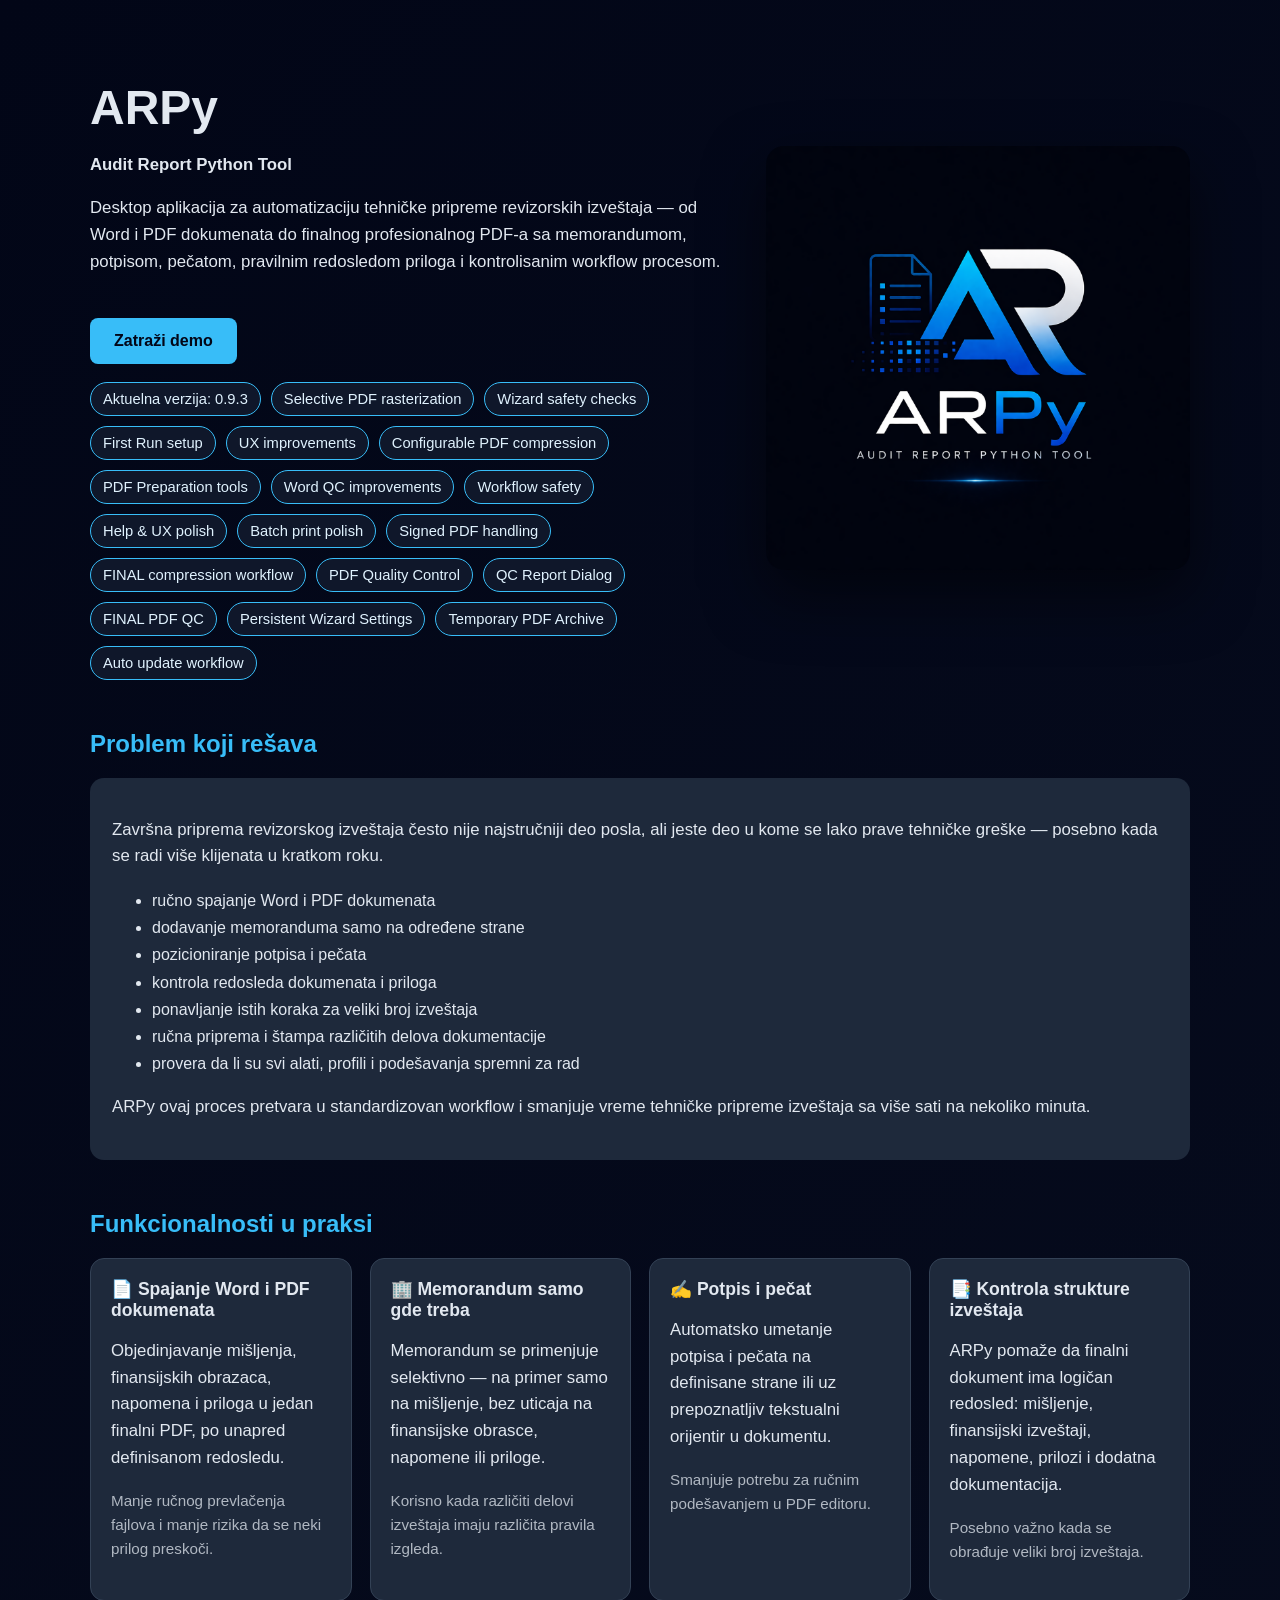
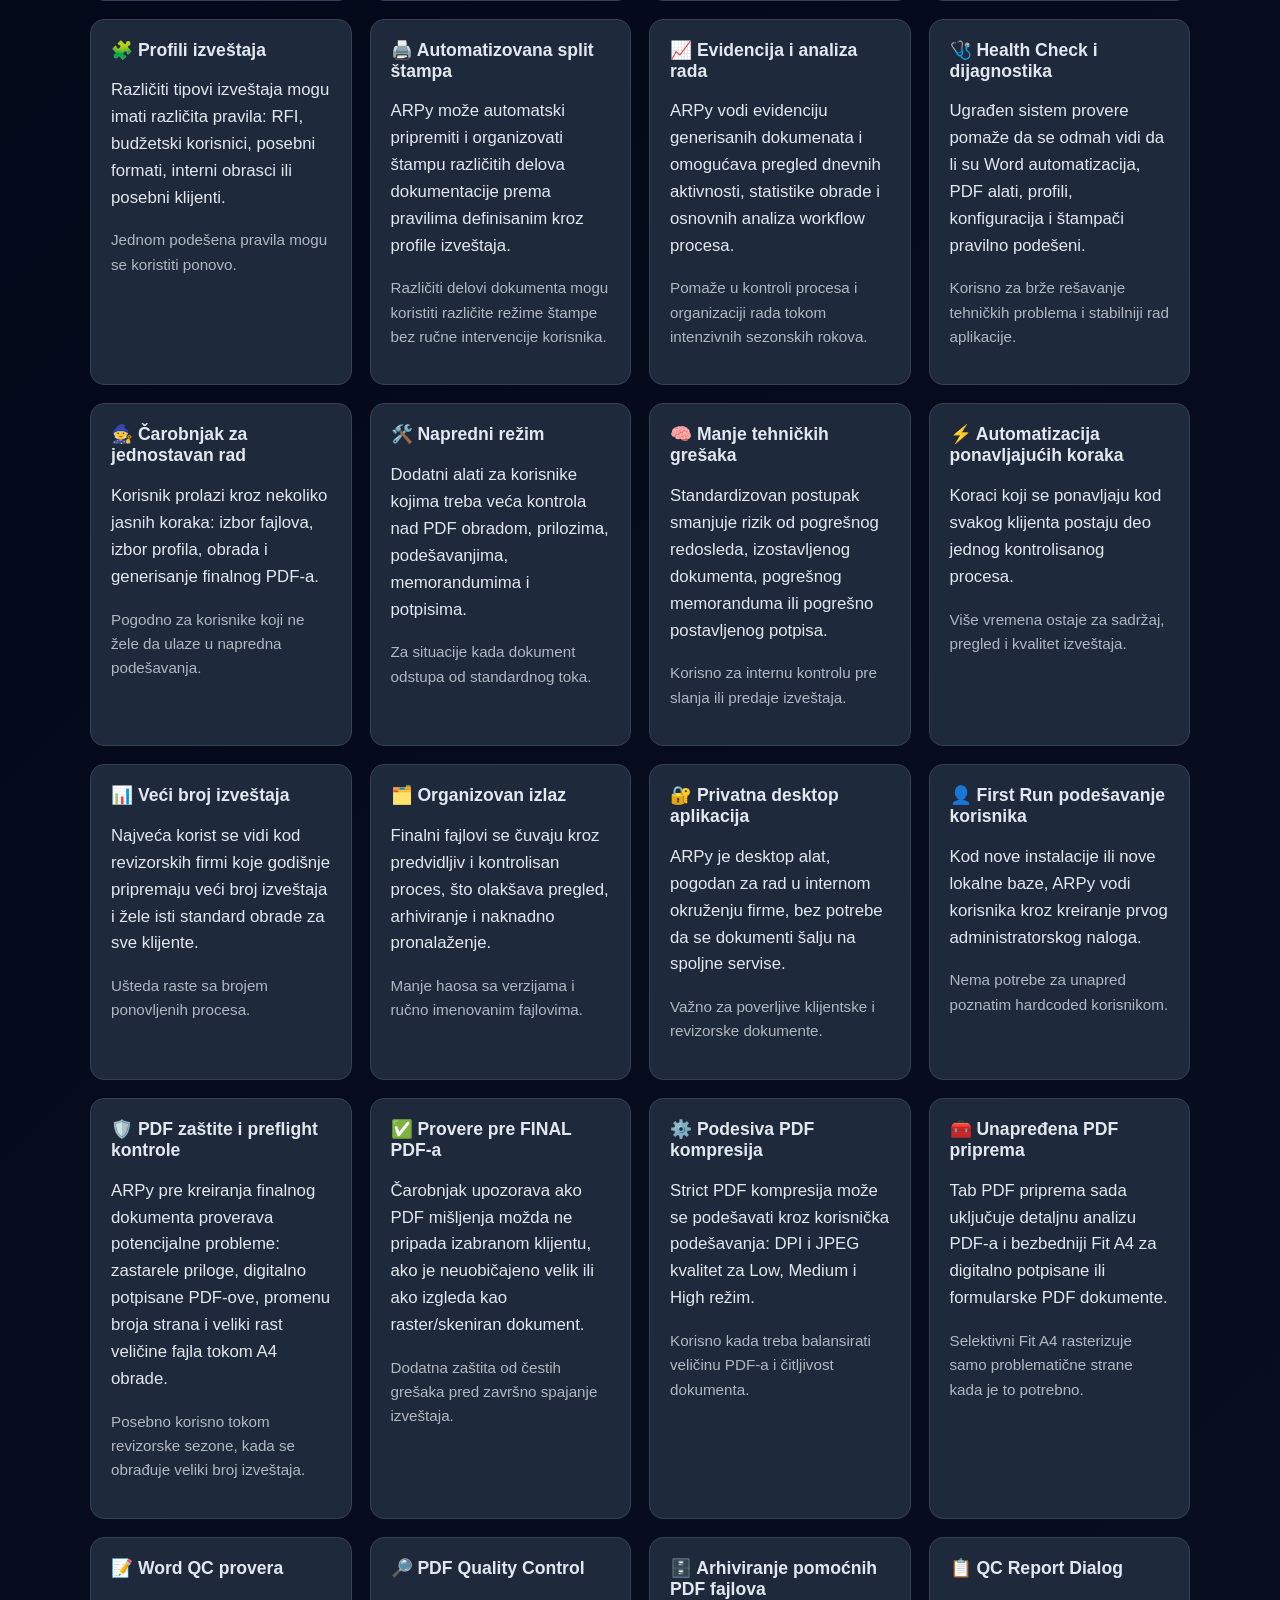
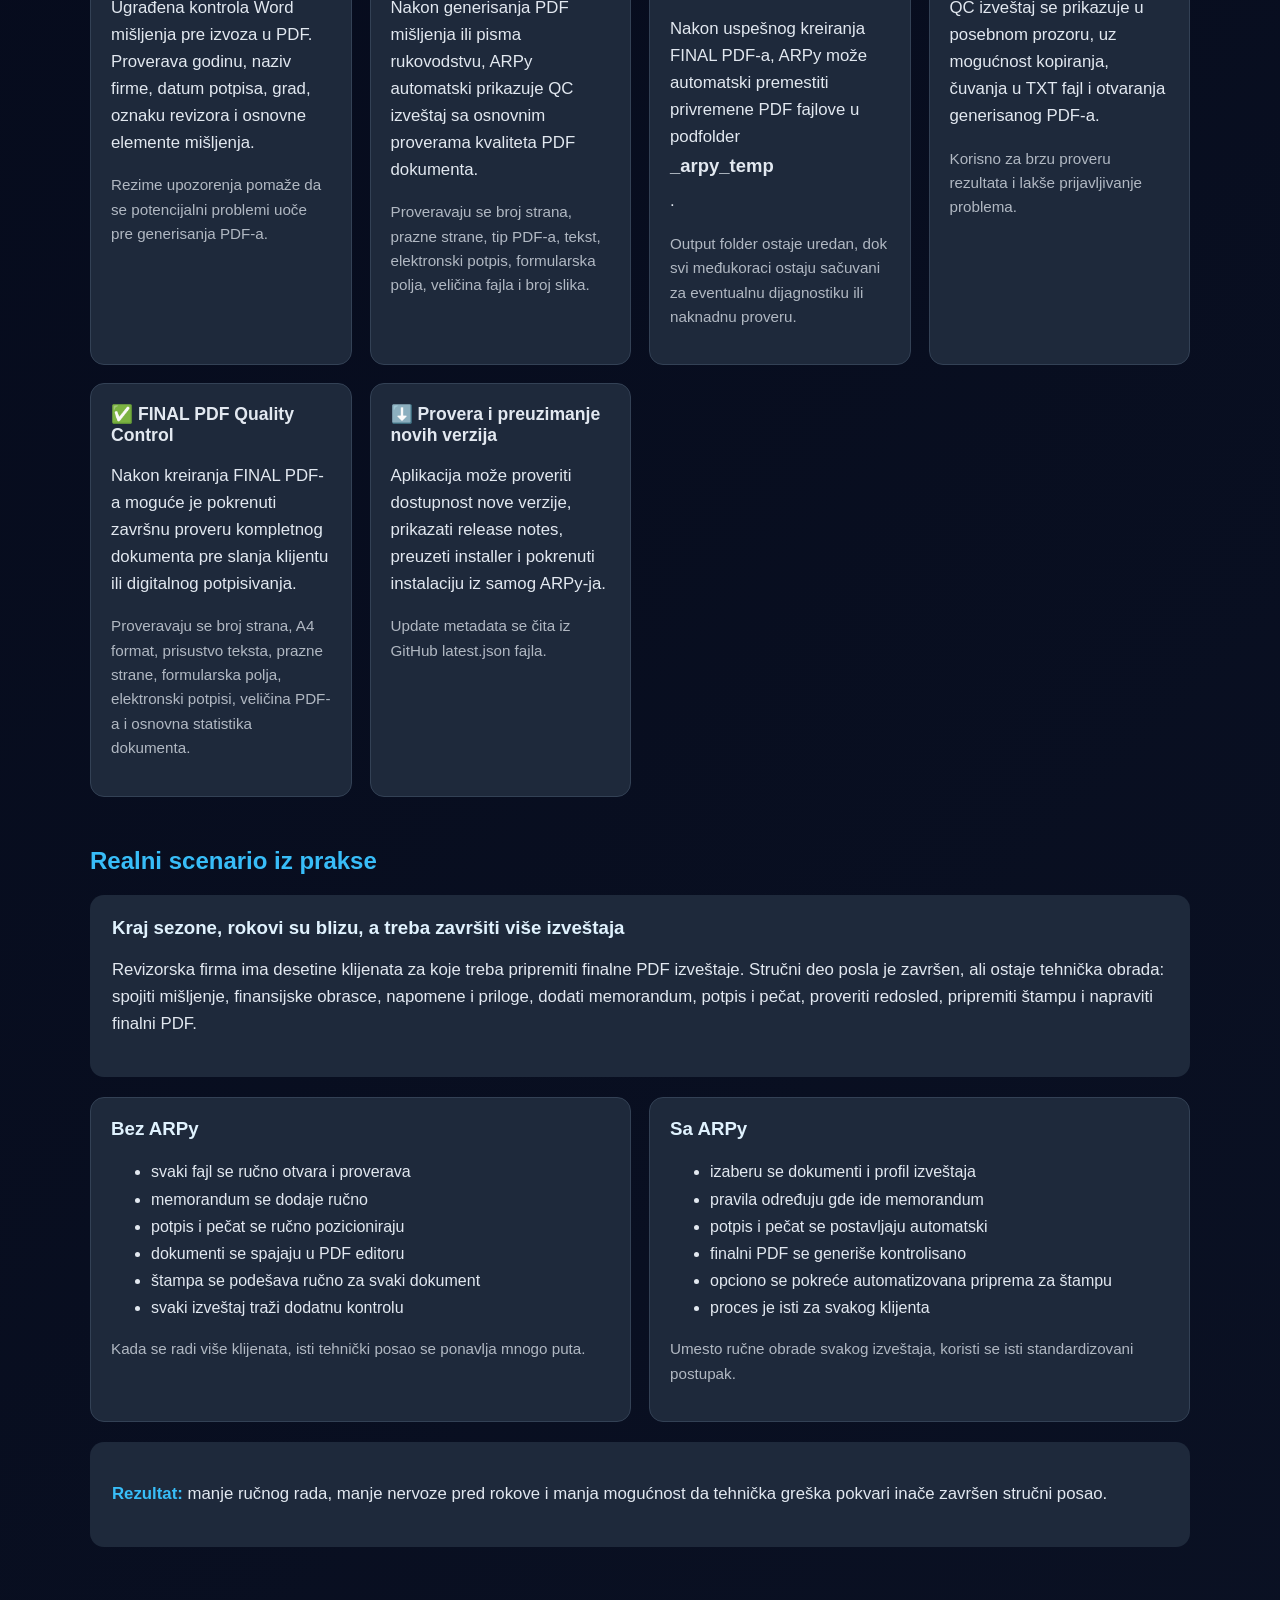
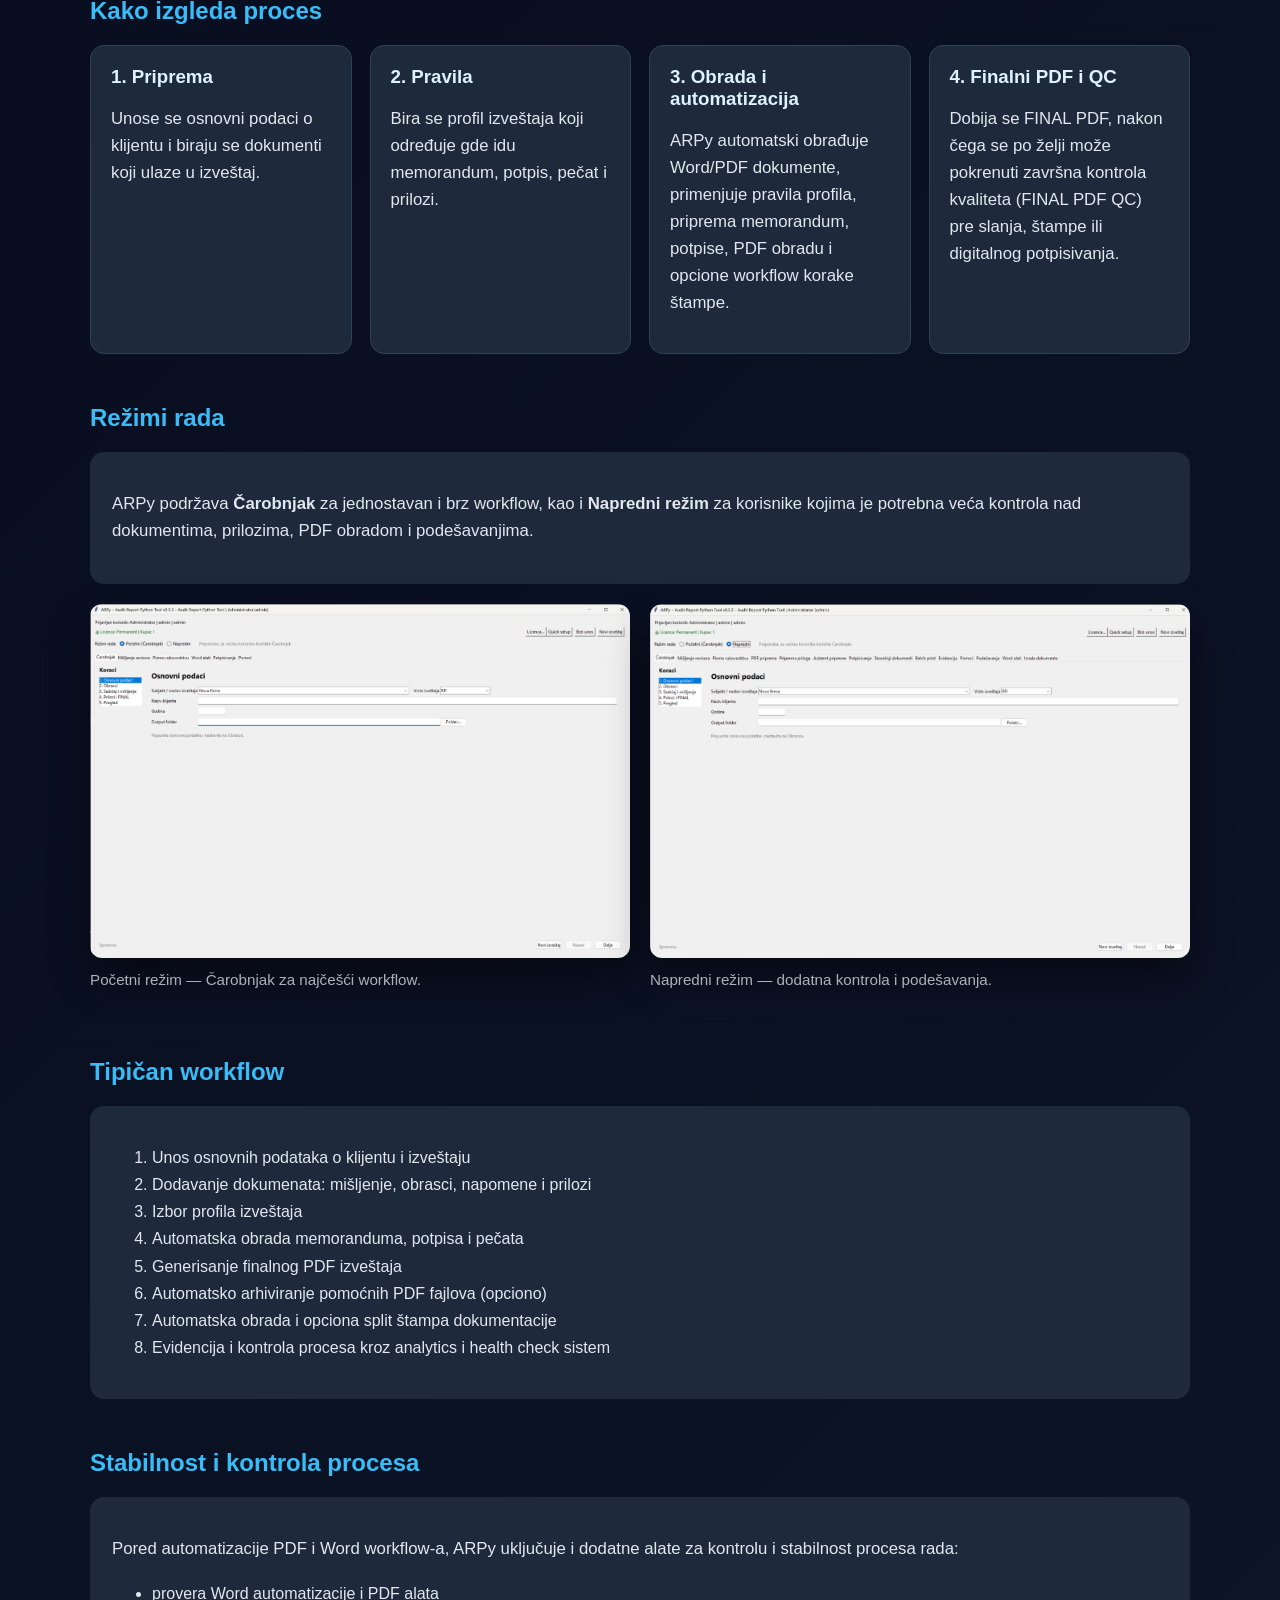
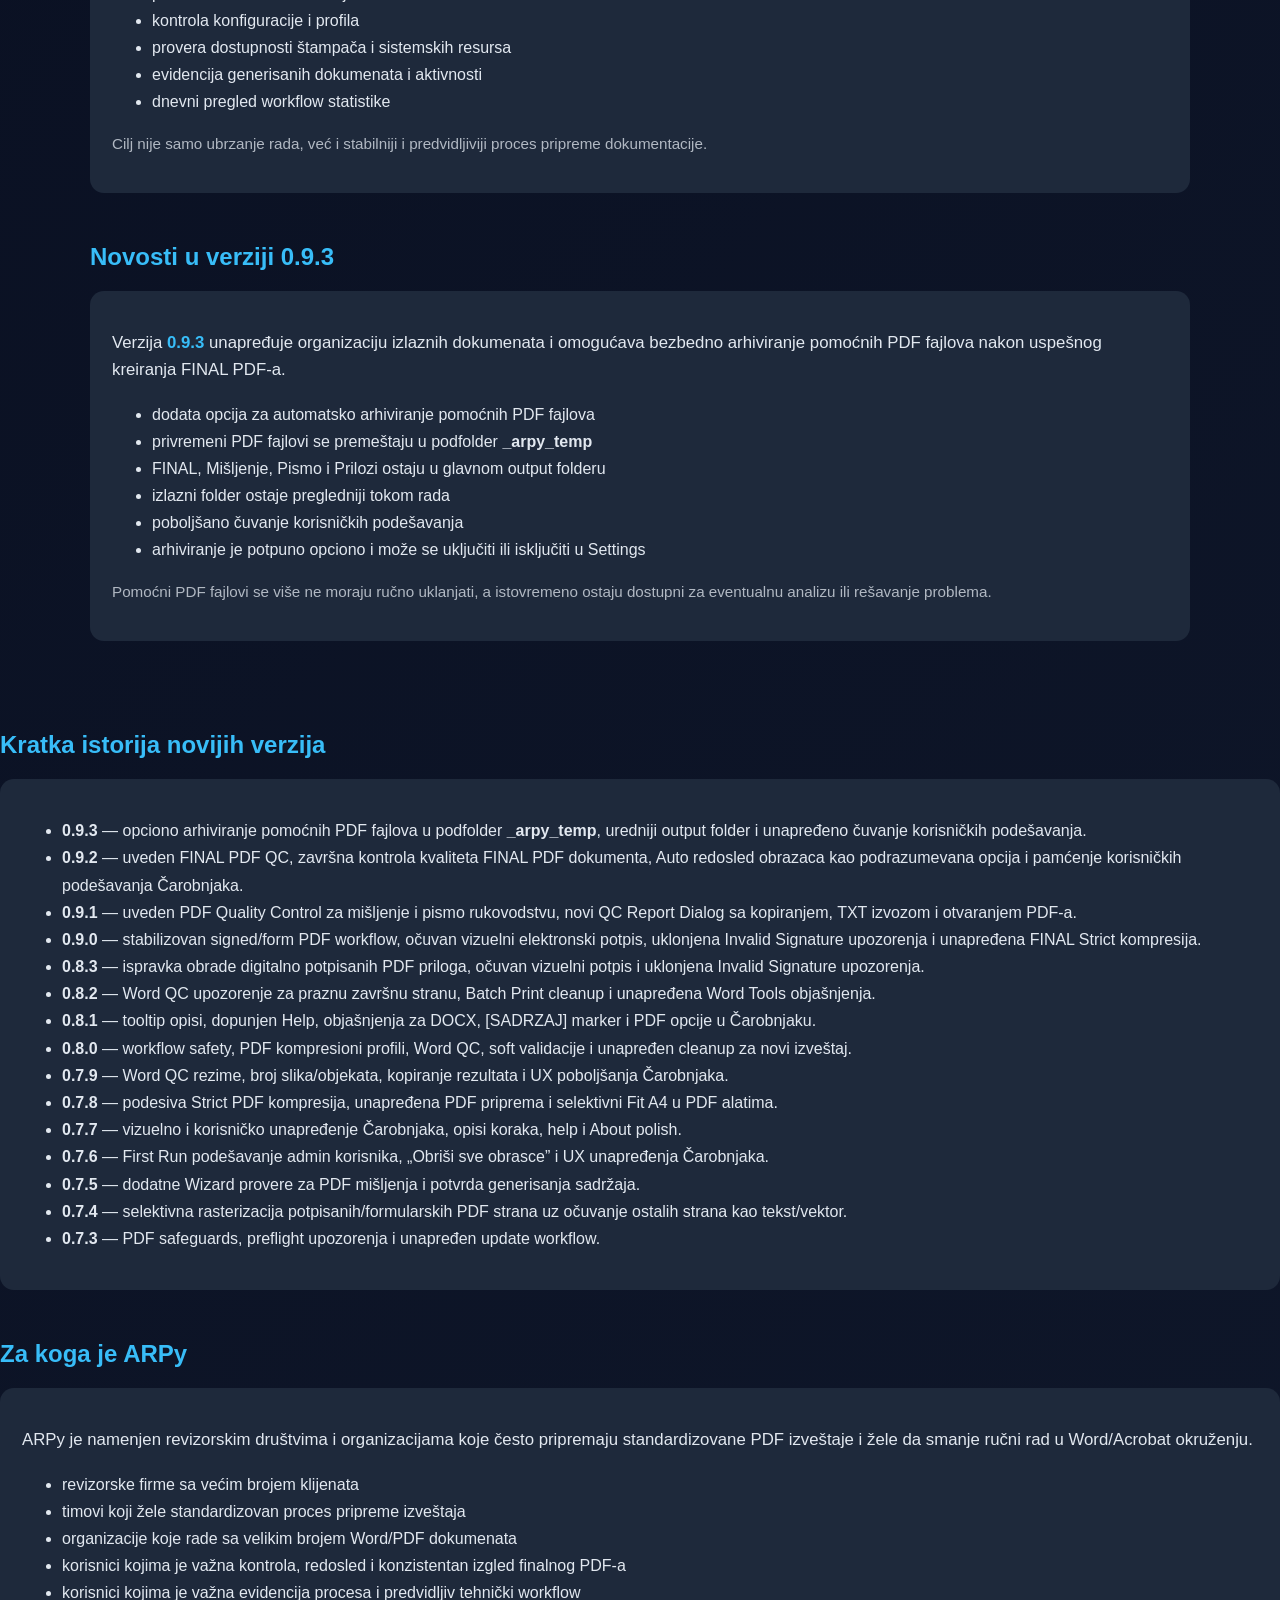
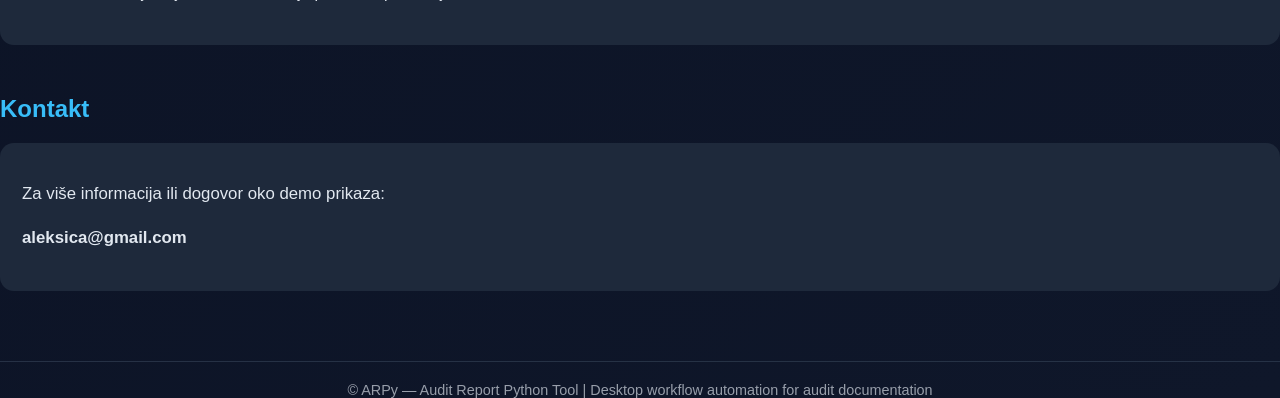
<file: index.html>
<!DOCTYPE html>
<html lang="sr">
<head>
  <meta charset="UTF-8">
  <title>ARPy – Audit Report Python Tool</title>
  <meta name="viewport" content="width=device-width, initial-scale=1.0">

  <style>
    body {
      margin: 0;
      font-family: Arial, sans-serif;
      background: linear-gradient(135deg, #020617, #0f172a);
      color: #e2e8f0;
    }

    .container {
      max-width: 1100px;
      margin: auto;
      padding: 40px 20px;
    }

    .hero {
      display: grid;
      grid-template-columns: 1.2fr 0.8fr;
      gap: 40px;
      align-items: center;
    }

    h1 {
      font-size: 3em;
      margin-bottom: 10px;
    }

    h2 {
      margin-top: 50px;
      color: #38bdf8;
    }

    h3 {
      color: #e0f2fe;
      margin-top: 0;
    }

    p {
      line-height: 1.6;
      font-size: 1.05em;
    }

    ul, ol {
      line-height: 1.7;
    }

    .logo {
      width: 100%;
      border-radius: 18px;
      box-shadow: 0 25px 60px rgba(0,0,0,0.5);
    }

    .box {
      background: #1e293b;
      padding: 22px;
      border-radius: 14px;
      margin-top: 20px;
    }

    .features,
    .scenario-grid,
    .process-grid {
      display: grid;
      grid-template-columns: repeat(auto-fit, minmax(260px, 1fr));
      gap: 18px;
      margin-top: 20px;
    }

    .feature,
    .scenario-card,
    .process-card {
      background: #1e293b;
      padding: 20px;
      border-radius: 14px;
      border: 1px solid #334155;
      transition: 0.2s;
    }

    .feature:hover,
    .scenario-card:hover,
    .process-card:hover {
      transform: translateY(-4px);
      background: #273449;
    }

    .feature strong {
      display: block;
      margin-bottom: 8px;
      font-size: 1.1em;
    }

    .screens {
      display: grid;
      grid-template-columns: repeat(auto-fit, minmax(320px, 1fr));
      gap: 20px;
      margin-top: 20px;
    }

    .screens img {
      width: 100%;
      border-radius: 12px;
      background: white;
      box-shadow: 0 20px 40px rgba(0,0,0,0.45);
    }

    .cta {
      display: inline-block;
      margin-top: 25px;
      padding: 14px 24px;
      background: #38bdf8;
      color: #020617;
      text-decoration: none;
      border-radius: 8px;
      font-weight: bold;
    }

    .note {
      font-size: 0.95em;
      opacity: 0.75;
      margin-top: 6px;
    }

    .highlight {
      color: #38bdf8;
      font-weight: bold;
    }

    .badge-row {
      display: flex;
      flex-wrap: wrap;
      gap: 10px;
      margin-top: 18px;
    }

    .badge {
      display: inline-block;
      padding: 8px 12px;
      border-radius: 999px;
      background: #0f172a;
      border: 1px solid #38bdf8;
      color: #e0f2fe;
      font-size: 0.92em;
    }

    .footer {
      margin-top: 70px;
      font-size: 0.9em;
      opacity: 0.65;
      border-top: 1px solid #334155;
      padding-top: 20px;
      text-align: center;
    }

    @media (max-width: 800px) {
      .hero {
        grid-template-columns: 1fr;
      }

      h1 {
        font-size: 2.2em;
      }
    }
  </style>
</head>

<body>
<div class="container">

  <section class="hero">
    <div>
      <h1>ARPy</h1>
      <p><strong>Audit Report Python Tool</strong></p>
      <p>
        Desktop aplikacija za automatizaciju tehničke pripreme revizorskih izveštaja —
        od Word i PDF dokumenata do finalnog profesionalnog PDF-a sa memorandumom,
        potpisom, pečatom, pravilnim redosledom priloga i kontrolisanim workflow procesom.
      </p>
      <a href="#kontakt" class="cta">Zatraži demo</a>

      <div class="badge-row">
       <span class="badge">Aktuelna verzija: 0.9.3</span>
        <span class="badge">Selective PDF rasterization</span>
        <span class="badge">Wizard safety checks</span>
        <span class="badge">First Run setup</span>
        <span class="badge">UX improvements</span>
        <span class="badge">Configurable PDF compression</span>
        <span class="badge">PDF Preparation tools</span>
        <span class="badge">Word QC improvements</span>
        <span class="badge">Workflow safety</span>
        <span class="badge">Help & UX polish</span>
        <span class="badge">Batch print polish</span>
        <span class="badge">Signed PDF handling</span>
        <span class="badge">FINAL compression workflow</span>
        <span class="badge">PDF Quality Control</span>
        <span class="badge">QC Report Dialog</span>
        <span class="badge">FINAL PDF QC</span>
        <span class="badge">Persistent Wizard Settings</span>
        <span class="badge">Temporary PDF Archive</span>
        <span class="badge">Auto update workflow</span>
      </div>
    </div>

    <div>
      <img src="assets/arpy-logo.png" alt="ARPy logo" class="logo">
    </div>
  </section>

  <h2>Problem koji rešava</h2>

  <div class="box">
    <p>
      Završna priprema revizorskog izveštaja često nije najstručniji deo posla,
      ali jeste deo u kome se lako prave tehničke greške — posebno kada se radi
      više klijenata u kratkom roku.
    </p>

    <ul>
      <li>ručno spajanje Word i PDF dokumenata</li>
      <li>dodavanje memoranduma samo na određene strane</li>
      <li>pozicioniranje potpisa i pečata</li>
      <li>kontrola redosleda dokumenata i priloga</li>
      <li>ponavljanje istih koraka za veliki broj izveštaja</li>
      <li>ručna priprema i štampa različitih delova dokumentacije</li>
      <li>provera da li su svi alati, profili i podešavanja spremni za rad</li>
    </ul>

    <p>
      ARPy ovaj proces pretvara u standardizovan workflow i smanjuje vreme
      tehničke pripreme izveštaja sa više sati na nekoliko minuta.
    </p>
  </div>

  <h2>Funkcionalnosti u praksi</h2>

  <div class="features">

    <div class="feature">
      <strong>📄 Spajanje Word i PDF dokumenata</strong>
      <p>
        Objedinjavanje mišljenja, finansijskih obrazaca, napomena i priloga
        u jedan finalni PDF, po unapred definisanom redosledu.
      </p>
      <p class="note">Manje ručnog prevlačenja fajlova i manje rizika da se neki prilog preskoči.</p>
    </div>

    <div class="feature">
      <strong>🏢 Memorandum samo gde treba</strong>
      <p>
        Memorandum se primenjuje selektivno — na primer samo na mišljenje,
        bez uticaja na finansijske obrasce, napomene ili priloge.
      </p>
      <p class="note">Korisno kada različiti delovi izveštaja imaju različita pravila izgleda.</p>
    </div>

    <div class="feature">
      <strong>✍️ Potpis i pečat</strong>
      <p>
        Automatsko umetanje potpisa i pečata na definisane strane ili uz
        prepoznatljiv tekstualni orijentir u dokumentu.
      </p>
      <p class="note">Smanjuje potrebu za ručnim podešavanjem u PDF editoru.</p>
    </div>

    <div class="feature">
      <strong>📑 Kontrola strukture izveštaja</strong>
      <p>
        ARPy pomaže da finalni dokument ima logičan redosled:
        mišljenje, finansijski izveštaji, napomene, prilozi i dodatna dokumentacija.
      </p>
      <p class="note">Posebno važno kada se obrađuje veliki broj izveštaja.</p>
    </div>

    <div class="feature">
      <strong>🧩 Profili izveštaja</strong>
      <p>
        Različiti tipovi izveštaja mogu imati različita pravila:
        RFI, budžetski korisnici, posebni formati, interni obrasci ili posebni klijenti.
      </p>
      <p class="note">Jednom podešena pravila mogu se koristiti ponovo.</p>
    </div>

    <div class="feature">
      <strong>🖨️ Automatizovana split štampa</strong>
      <p>
        ARPy može automatski pripremiti i organizovati štampu različitih delova dokumentacije
        prema pravilima definisanim kroz profile izveštaja.
      </p>
      <p class="note">
        Različiti delovi dokumenta mogu koristiti različite režime štampe bez ručne intervencije korisnika.
      </p>
    </div>

    <div class="feature">
      <strong>📈 Evidencija i analiza rada</strong>
      <p>
        ARPy vodi evidenciju generisanih dokumenata i omogućava pregled dnevnih aktivnosti,
        statistike obrade i osnovnih analiza workflow procesa.
      </p>
      <p class="note">
        Pomaže u kontroli procesa i organizaciji rada tokom intenzivnih sezonskih rokova.
      </p>
    </div>

    <div class="feature">
      <strong>🩺 Health Check i dijagnostika</strong>
      <p>
        Ugrađen sistem provere pomaže da se odmah vidi da li su Word automatizacija,
        PDF alati, profili, konfiguracija i štampači pravilno podešeni.
      </p>
      <p class="note">
        Korisno za brže rešavanje tehničkih problema i stabilniji rad aplikacije.
      </p>
    </div>

    <div class="feature">
      <strong>🧙 Čarobnjak za jednostavan rad</strong>
      <p>
        Korisnik prolazi kroz nekoliko jasnih koraka: izbor fajlova,
        izbor profila, obrada i generisanje finalnog PDF-a.
      </p>
      <p class="note">Pogodno za korisnike koji ne žele da ulaze u napredna podešavanja.</p>
    </div>

    <div class="feature">
      <strong>🛠️ Napredni režim</strong>
      <p>
        Dodatni alati za korisnike kojima treba veća kontrola nad PDF obradom,
        prilozima, podešavanjima, memorandumima i potpisima.
      </p>
      <p class="note">Za situacije kada dokument odstupa od standardnog toka.</p>
    </div>

    <div class="feature">
      <strong>🧠 Manje tehničkih grešaka</strong>
      <p>
        Standardizovan postupak smanjuje rizik od pogrešnog redosleda,
        izostavljenog dokumenta, pogrešnog memoranduma ili pogrešno postavljenog potpisa.
      </p>
      <p class="note">Korisno za internu kontrolu pre slanja ili predaje izveštaja.</p>
    </div>

    <div class="feature">
      <strong>⚡ Automatizacija ponavljajućih koraka</strong>
      <p>
        Koraci koji se ponavljaju kod svakog klijenta postaju deo jednog
        kontrolisanog procesa.
      </p>
      <p class="note">Više vremena ostaje za sadržaj, pregled i kvalitet izveštaja.</p>
    </div>

    <div class="feature">
      <strong>📊 Veći broj izveštaja</strong>
      <p>
        Najveća korist se vidi kod revizorskih firmi koje godišnje pripremaju
        veći broj izveštaja i žele isti standard obrade za sve klijente.
      </p>
      <p class="note">Ušteda raste sa brojem ponovljenih procesa.</p>
    </div>

    <div class="feature">
      <strong>🗂️ Organizovan izlaz</strong>
      <p>
        Finalni fajlovi se čuvaju kroz predvidljiv i kontrolisan proces,
        što olakšava pregled, arhiviranje i naknadno pronalaženje.
      </p>
      <p class="note">Manje haosa sa verzijama i ručno imenovanim fajlovima.</p>
    </div>

    <div class="feature">
      <strong>🔐 Privatna desktop aplikacija</strong>
      <p>
        ARPy je desktop alat, pogodan za rad u internom okruženju firme,
        bez potrebe da se dokumenti šalju na spoljne servise.
      </p>
      <p class="note">Važno za poverljive klijentske i revizorske dokumente.</p>
    </div>

    <div class="feature">
      <strong>👤 First Run podešavanje korisnika</strong>
      <p>
        Kod nove instalacije ili nove lokalne baze, ARPy vodi korisnika kroz kreiranje
        prvog administratorskog naloga.
      </p>
      <p class="note">Nema potrebe za unapred poznatim hardcoded korisnikom.</p>
    </div>

    <div class="feature">
      <strong>🛡️ PDF zaštite i preflight kontrole</strong>
      <p>
        ARPy pre kreiranja finalnog dokumenta proverava potencijalne probleme:
        zastarele priloge, digitalno potpisane PDF-ove, promenu broja strana i
        veliki rast veličine fajla tokom A4 obrade.
      </p>
      <p class="note">Posebno korisno tokom revizorske sezone, kada se obrađuje veliki broj izveštaja.</p>
    </div>

    <div class="feature">
      <strong>✅ Provere pre FINAL PDF-a</strong>
      <p>
        Čarobnjak upozorava ako PDF mišljenja možda ne pripada izabranom klijentu,
        ako je neuobičajeno velik ili ako izgleda kao raster/skeniran dokument.
      </p>
      <p class="note">Dodatna zaštita od čestih grešaka pred završno spajanje izveštaja.</p>
    </div>

    <div class="feature">
      <strong>⚙️ Podesiva PDF kompresija</strong>
      <p>
        Strict PDF kompresija može se podešavati kroz korisnička podešavanja:
        DPI i JPEG kvalitet za Low, Medium i High režim.
      </p>
      <p class="note">Korisno kada treba balansirati veličinu PDF-a i čitljivost dokumenta.</p>
    </div>

    <div class="feature">
      <strong>🧰 Unapređena PDF priprema</strong>
      <p>
        Tab PDF priprema sada uključuje detaljnu analizu PDF-a i bezbedniji Fit A4
        za digitalno potpisane ili formularske PDF dokumente.
      </p>
      <p class="note">Selektivni Fit A4 rasterizuje samo problematične strane kada je to potrebno.</p>
    </div>

    <div class="feature">
    <strong>📝 Word QC provera</strong>
    <p>
      Ugrađena kontrola Word mišljenja pre izvoza u PDF.
      Proverava godinu, naziv firme, datum potpisa,
      grad, oznaku revizora i osnovne elemente mišljenja.
    </p>
    <p class="note">
      Rezime upozorenja pomaže da se potencijalni problemi uoče pre generisanja PDF-a.
    </p>
</div>

    <div class="feature">
  <strong>🔎 PDF Quality Control</strong>
  <p>
    Nakon generisanja PDF mišljenja ili pisma rukovodstvu, ARPy automatski prikazuje
    QC izveštaj sa osnovnim proverama kvaliteta PDF dokumenta.
  </p>
  <p class="note">
    Proveravaju se broj strana, prazne strane, tip PDF-a, tekst, elektronski potpis,
    formularska polja, veličina fajla i broj slika.
  </p>
</div>

<div class="feature">
  <strong>🗄️ Arhiviranje pomoćnih PDF fajlova</strong>
  <p>
    Nakon uspešnog kreiranja FINAL PDF-a, ARPy može automatski premestiti
    privremene PDF fajlove u podfolder <strong>_arpy_temp</strong>.
  </p>

  <p class="note">
    Output folder ostaje uredan, dok svi međukoraci ostaju sačuvani
    za eventualnu dijagnostiku ili naknadnu proveru.
  </p>
</div>
    
<div class="feature">
  <strong>📋 QC Report Dialog</strong>
  <p>
    QC izveštaj se prikazuje u posebnom prozoru, uz mogućnost kopiranja,
    čuvanja u TXT fajl i otvaranja generisanog PDF-a.
  </p>
  <p class="note">
    Korisno za brzu proveru rezultata i lakše prijavljivanje problema.
  </p>
</div>

    <div class="feature">
  <strong>✅ FINAL PDF Quality Control</strong>
  <p>
    Nakon kreiranja FINAL PDF-a moguće je pokrenuti završnu proveru kompletnog
    dokumenta pre slanja klijentu ili digitalnog potpisivanja.
  </p>

  <p class="note">
    Proveravaju se broj strana, A4 format, prisustvo teksta,
    prazne strane, formularska polja, elektronski potpisi,
    veličina PDF-a i osnovna statistika dokumenta.
  </p>
</div>
    
    <div class="feature">
      <strong>⬇️ Provera i preuzimanje novih verzija</strong>
      <p>
        Aplikacija može proveriti dostupnost nove verzije, prikazati release notes,
        preuzeti installer i pokrenuti instalaciju iz samog ARPy-ja.
      </p>
      <p class="note">Update metadata se čita iz GitHub latest.json fajla.</p>
    </div>

  </div>

  <h2>Realni scenario iz prakse</h2>

  <div class="box">
    <h3>Kraj sezone, rokovi su blizu, a treba završiti više izveštaja</h3>
    <p>
      Revizorska firma ima desetine klijenata za koje treba pripremiti finalne PDF izveštaje.
      Stručni deo posla je završen, ali ostaje tehnička obrada:
      spojiti mišljenje, finansijske obrasce, napomene i priloge,
      dodati memorandum, potpis i pečat, proveriti redosled,
      pripremiti štampu i napraviti finalni PDF.
    </p>
  </div>

  <div class="scenario-grid">

    <div class="scenario-card">
      <h3>Bez ARPy</h3>
      <ul>
        <li>svaki fajl se ručno otvara i proverava</li>
        <li>memorandum se dodaje ručno</li>
        <li>potpis i pečat se ručno pozicioniraju</li>
        <li>dokumenti se spajaju u PDF editoru</li>
        <li>štampa se podešava ručno za svaki dokument</li>
        <li>svaki izveštaj traži dodatnu kontrolu</li>
      </ul>
      <p class="note">
        Kada se radi više klijenata, isti tehnički posao se ponavlja mnogo puta.
      </p>
    </div>

    <div class="scenario-card">
      <h3>Sa ARPy</h3>
      <ul>
        <li>izaberu se dokumenti i profil izveštaja</li>
        <li>pravila određuju gde ide memorandum</li>
        <li>potpis i pečat se postavljaju automatski</li>
        <li>finalni PDF se generiše kontrolisano</li>
        <li>opciono se pokreće automatizovana priprema za štampu</li>
        <li>proces je isti za svakog klijenta</li>
      </ul>
      <p class="note">
        Umesto ručne obrade svakog izveštaja, koristi se isti standardizovani postupak.
      </p>
    </div>

  </div>

  <div class="box">
    <p>
      <span class="highlight">Rezultat:</span>
      manje ručnog rada, manje nervoze pred rokove i manja mogućnost da tehnička greška
      pokvari inače završen stručni posao.
    </p>
  </div>

  <h2>Kako izgleda proces</h2>

  <div class="process-grid">

    <div class="process-card">
      <h3>1. Priprema</h3>
      <p>Unose se osnovni podaci o klijentu i biraju se dokumenti koji ulaze u izveštaj.</p>
    </div>

    <div class="process-card">
      <h3>2. Pravila</h3>
      <p>Bira se profil izveštaja koji određuje gde idu memorandum, potpis, pečat i prilozi.</p>
    </div>

    <div class="process-card">
      <h3>3. Obrada i automatizacija</h3>
      <p>
        ARPy automatski obrađuje Word/PDF dokumente, primenjuje pravila profila,
        priprema memorandum, potpise, PDF obradu i opcione workflow korake štampe.
      </p>
    </div>

    <div class="process-card">
      <h3>4. Finalni PDF i QC</h3>

<p>
Dobija se FINAL PDF, nakon čega se po želji može pokrenuti završna
kontrola kvaliteta (FINAL PDF QC) pre slanja, štampe ili digitalnog potpisivanja.
</p>
    </div>

  </div>

  <h2>Režimi rada</h2>

  <div class="box">
    <p>
      ARPy podržava <strong>Čarobnjak</strong> za jednostavan i brz workflow,
      kao i <strong>Napredni režim</strong> za korisnike kojima je potrebna veća kontrola
      nad dokumentima, prilozima, PDF obradom i podešavanjima.
    </p>
  </div>

  <div class="screens">
    <div>
      <img src="assets/arpy-carobnjak.png" alt="ARPy čarobnjak">
      <p class="note">Početni režim — Čarobnjak za najčešći workflow.</p>
    </div>

    <div>
      <img src="assets/arpy-napredni.png" alt="ARPy napredni režim">
      <p class="note">Napredni režim — dodatna kontrola i podešavanja.</p>
    </div>
  </div>

  <h2>Tipičan workflow</h2>

  <div class="box">
    <ol>
      <li>Unos osnovnih podataka o klijentu i izveštaju</li>
      <li>Dodavanje dokumenata: mišljenje, obrasci, napomene i prilozi</li>
      <li>Izbor profila izveštaja</li>
      <li>Automatska obrada memoranduma, potpisa i pečata</li>
      <li>Generisanje finalnog PDF izveštaja</li>
      <li>Automatsko arhiviranje pomoćnih PDF fajlova (opciono)</li>
      <li>Automatska obrada i opciona split štampa dokumentacije</li>
      <li>Evidencija i kontrola procesa kroz analytics i health check sistem</li>
    </ol>
  </div>

  <h2>Stabilnost i kontrola procesa</h2>

  <div class="box">
    <p>
      Pored automatizacije PDF i Word workflow-a, ARPy uključuje i dodatne alate
      za kontrolu i stabilnost procesa rada:
    </p>

    <ul>
      <li>provera Word automatizacije i PDF alata</li>
      <li>kontrola konfiguracije i profila</li>
      <li>provera dostupnosti štampača i sistemskih resursa</li>
      <li>evidencija generisanih dokumenata i aktivnosti</li>
      <li>dnevni pregled workflow statistike</li>
    </ul>

    <p class="note">
      Cilj nije samo ubrzanje rada, već i stabilniji i predvidljiviji proces pripreme dokumentacije.
    </p>
  </div>

  <h2>Novosti u verziji 0.9.3</h2>

<div class="box">

<p>
Verzija <span class="highlight">0.9.3</span> unapređuje organizaciju izlaznih
dokumenata i omogućava bezbedno arhiviranje pomoćnih PDF fajlova nakon
uspešnog kreiranja FINAL PDF-a.
</p>

<ul>

<li>dodata opcija za automatsko arhiviranje pomoćnih PDF fajlova</li>

<li>privremeni PDF fajlovi se premeštaju u podfolder <strong>_arpy_temp</strong></li>

<li>FINAL, Mišljenje, Pismo i Prilozi ostaju u glavnom output folderu</li>

<li>izlazni folder ostaje pregledniji tokom rada</li>

<li>poboljšano čuvanje korisničkih podešavanja</li>

<li>arhiviranje je potpuno opciono i može se uključiti ili isključiti u Settings</li>

</ul>

<p class="note">

Pomoćni PDF fajlovi se više ne moraju ručno uklanjati, a istovremeno ostaju
dostupni za eventualnu analizu ili rešavanje problema.

</p>

</div>

</div>
  <h2>Kratka istorija novijih verzija</h2>

  <div class="box">
    <ul>
      <li><strong>0.9.3</strong> — opciono arhiviranje pomoćnih PDF fajlova u podfolder <strong>_arpy_temp</strong>, uredniji output folder i unapređeno čuvanje korisničkih podešavanja.</li>
      <li><strong>0.9.2</strong> — uveden FINAL PDF QC, završna kontrola kvaliteta FINAL PDF dokumenta, Auto redosled obrazaca kao podrazumevana opcija i pamćenje korisničkih podešavanja Čarobnjaka.</li>
      <li><strong>0.9.1</strong> — uveden PDF Quality Control za mišljenje i pismo rukovodstvu, novi QC Report Dialog sa kopiranjem, TXT izvozom i otvaranjem PDF-a.</li>
      <li><strong>0.9.0</strong> — stabilizovan signed/form PDF workflow, očuvan vizuelni elektronski potpis, uklonjena Invalid Signature upozorenja i unapređena FINAL Strict kompresija.</li>
      <li><strong>0.8.3</strong> — ispravka obrade digitalno potpisanih PDF priloga, očuvan vizuelni potpis i uklonjena Invalid Signature upozorenja.</li>
      <li><strong>0.8.2</strong> — Word QC upozorenje za praznu završnu stranu, Batch Print cleanup i unapređena Word Tools objašnjenja.</li>
      <li><strong>0.8.1</strong> — tooltip opisi, dopunjen Help, objašnjenja za DOCX, [SADRZAJ] marker i PDF opcije u Čarobnjaku.</li>
      <li><strong>0.8.0</strong> — workflow safety, PDF kompresioni profili, Word QC, soft validacije i unapređen cleanup za novi izveštaj.</li>
      <li><strong>0.7.9</strong> — Word QC rezime, broj slika/objekata, kopiranje rezultata i UX poboljšanja Čarobnjaka.</li>
      <li><strong>0.7.8</strong> — podesiva Strict PDF kompresija, unapređena PDF priprema i selektivni Fit A4 u PDF alatima.</li>
      <li><strong>0.7.7</strong> — vizuelno i korisničko unapređenje Čarobnjaka, opisi koraka, help i About polish.</li>
      <li><strong>0.7.6</strong> — First Run podešavanje admin korisnika, „Obriši sve obrasce” i UX unapređenja Čarobnjaka.</li>
      <li><strong>0.7.5</strong> — dodatne Wizard provere za PDF mišljenja i potvrda generisanja sadržaja.</li>
      <li><strong>0.7.4</strong> — selektivna rasterizacija potpisanih/formularskih PDF strana uz očuvanje ostalih strana kao tekst/vektor.</li>
      <li><strong>0.7.3</strong> — PDF safeguards, preflight upozorenja i unapređen update workflow.</li>
    </ul>
  </div>

  <h2>Za koga je ARPy</h2>

  <div class="box">
    <p>
      ARPy je namenjen revizorskim društvima i organizacijama koje često pripremaju
      standardizovane PDF izveštaje i žele da smanje ručni rad u Word/Acrobat okruženju.
    </p>

    <ul>
      <li>revizorske firme sa većim brojem klijenata</li>
      <li>timovi koji žele standardizovan proces pripreme izveštaja</li>
      <li>organizacije koje rade sa velikim brojem Word/PDF dokumenata</li>
      <li>korisnici kojima je važna kontrola, redosled i konzistentan izgled finalnog PDF-a</li>
      <li>korisnici kojima je važna evidencija procesa i predvidljiv tehnički workflow</li>
    </ul>
  </div>

  <h2 id="kontakt">Kontakt</h2>

  <div class="box">
    <p>
      Za više informacija ili dogovor oko demo prikaza:
    </p>
    <p><strong>aleksica@gmail.com</strong></p>
  </div>

  <div class="footer">
    © ARPy — Audit Report Python Tool | Desktop workflow automation for audit documentation
  </div>

</div>
</body>
</html>
</file>
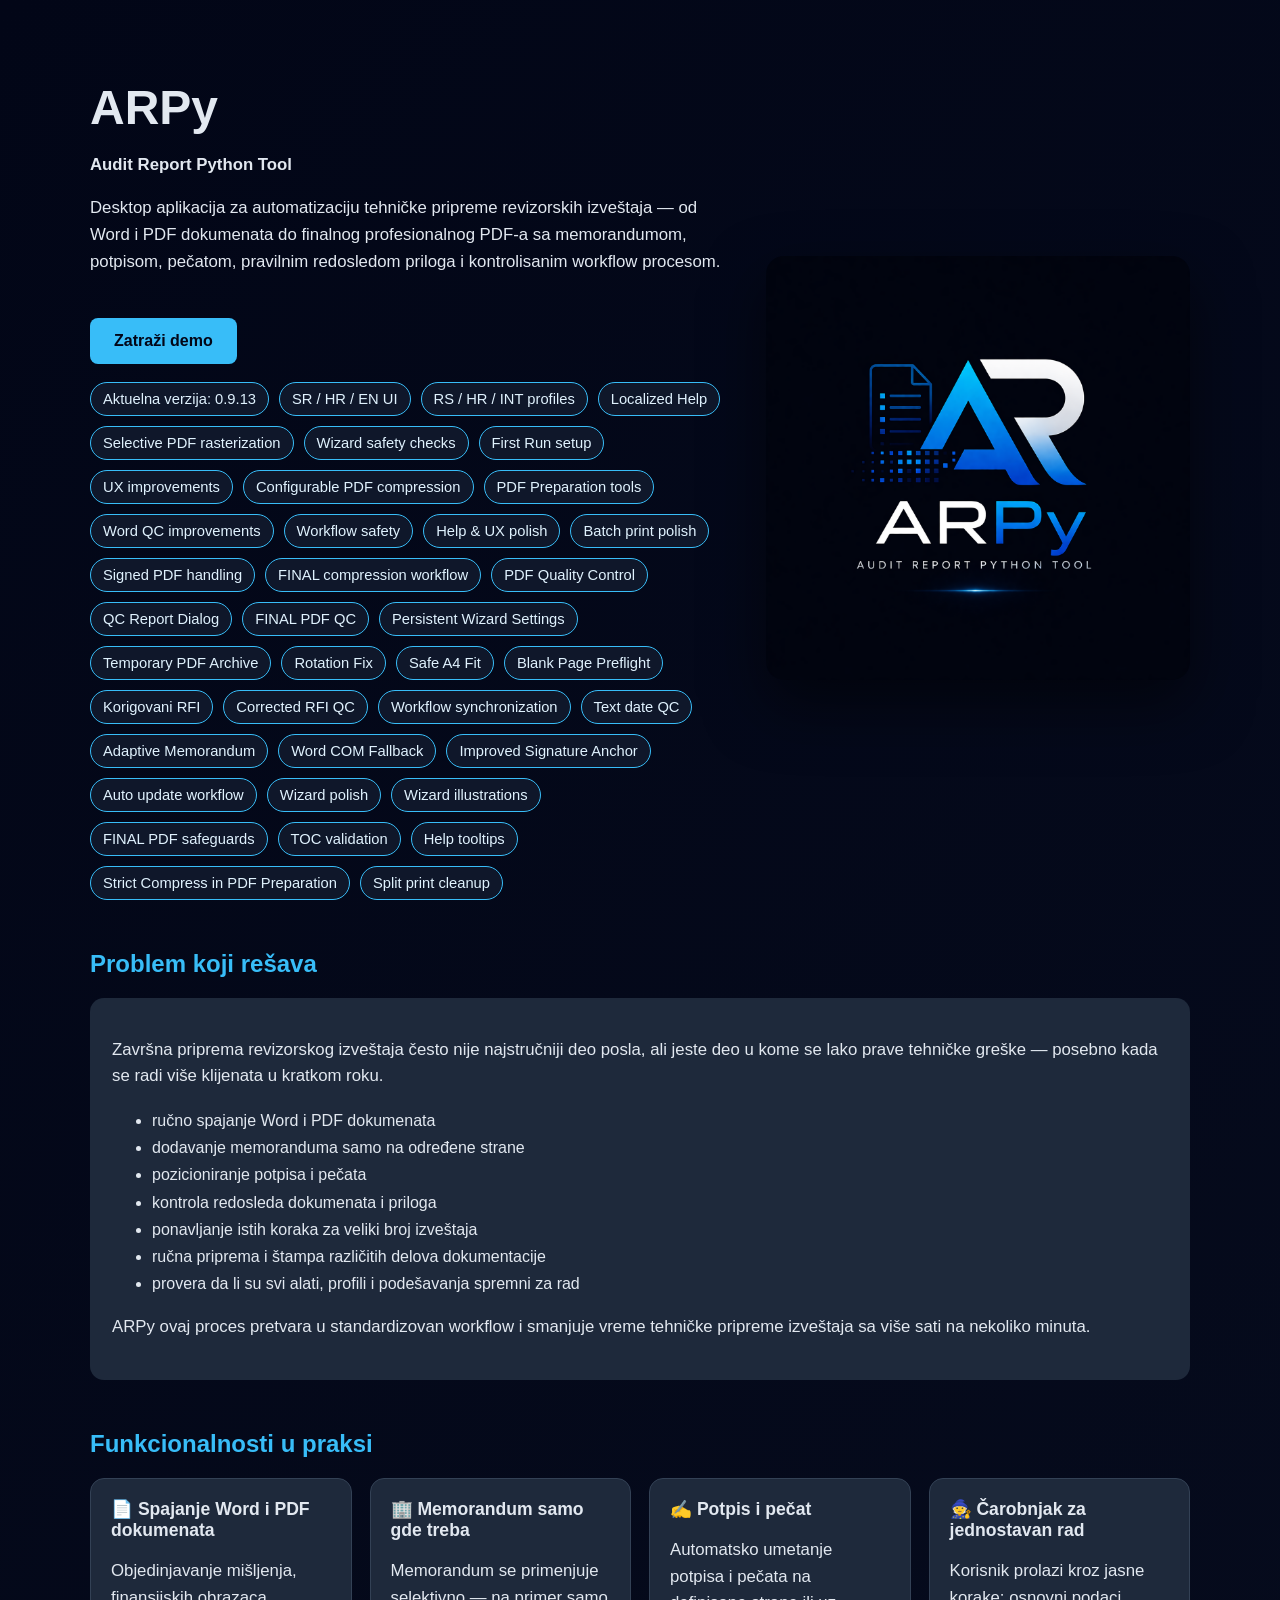
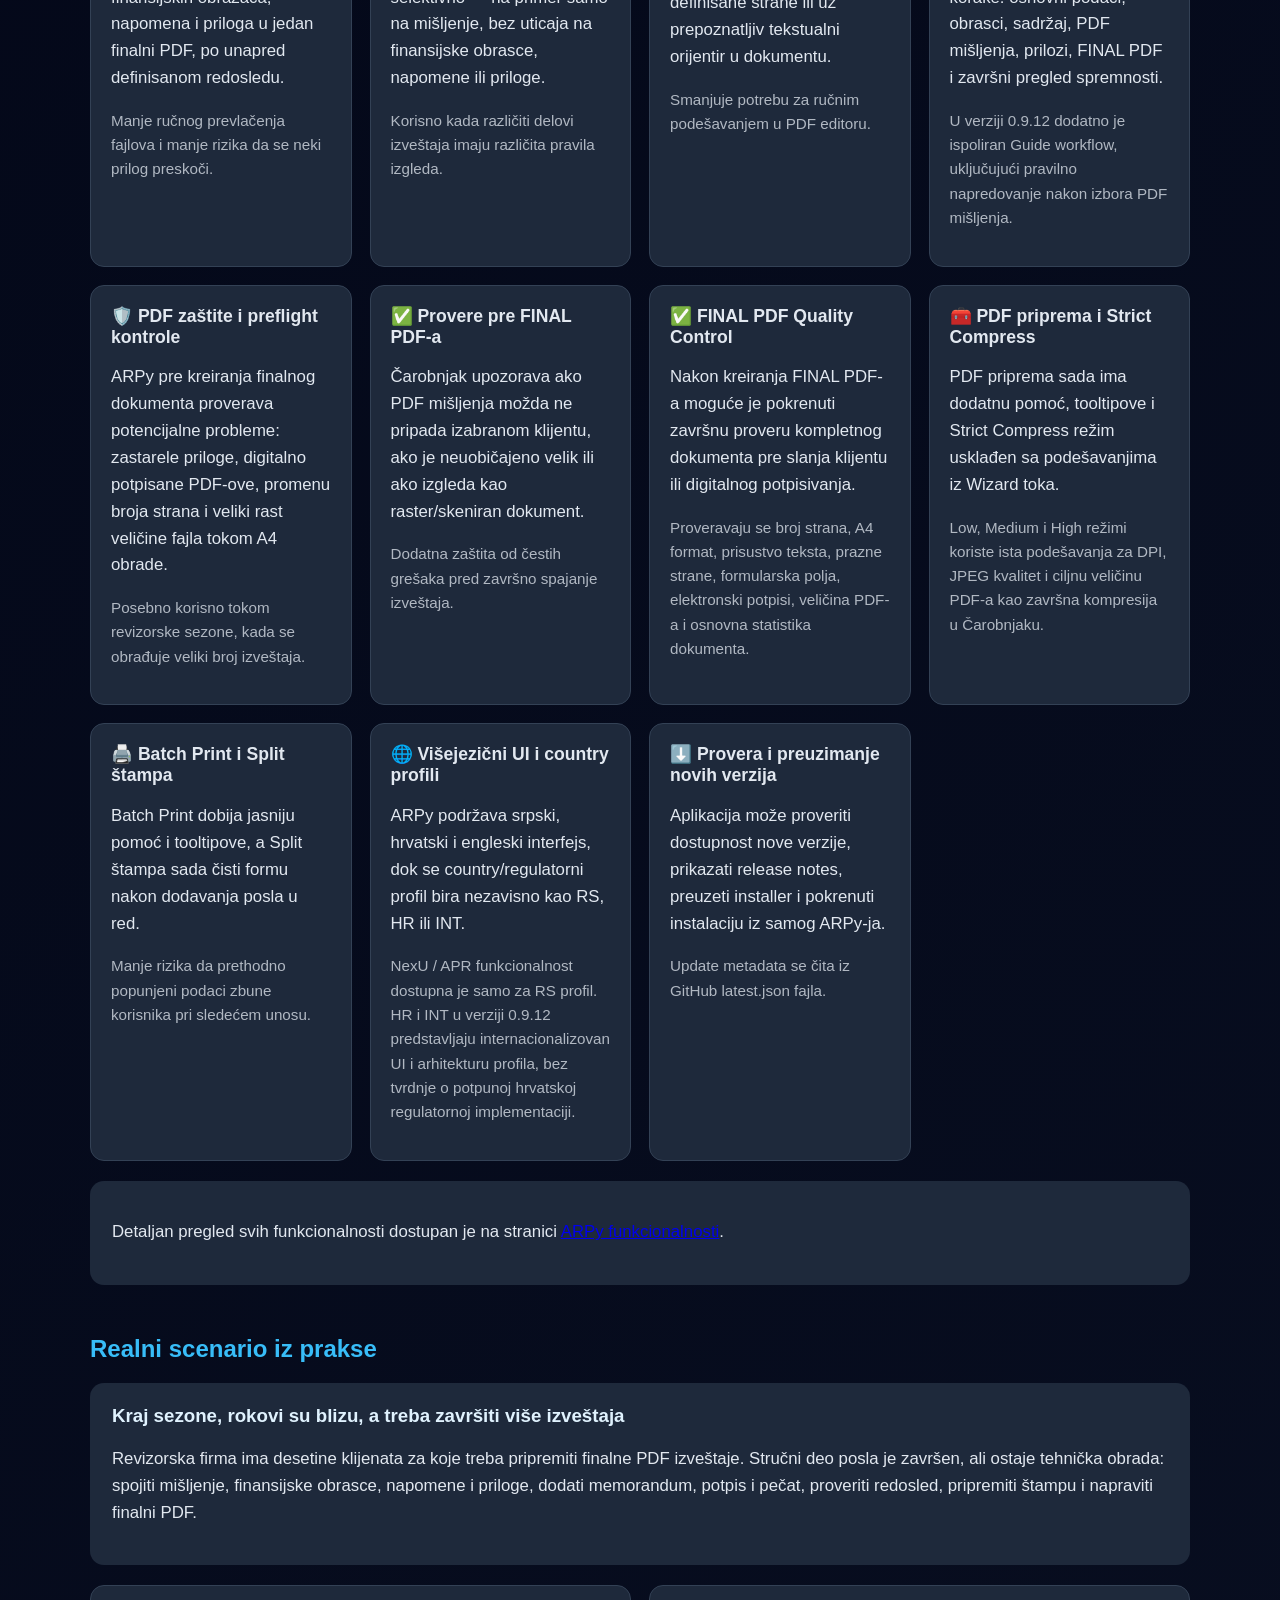
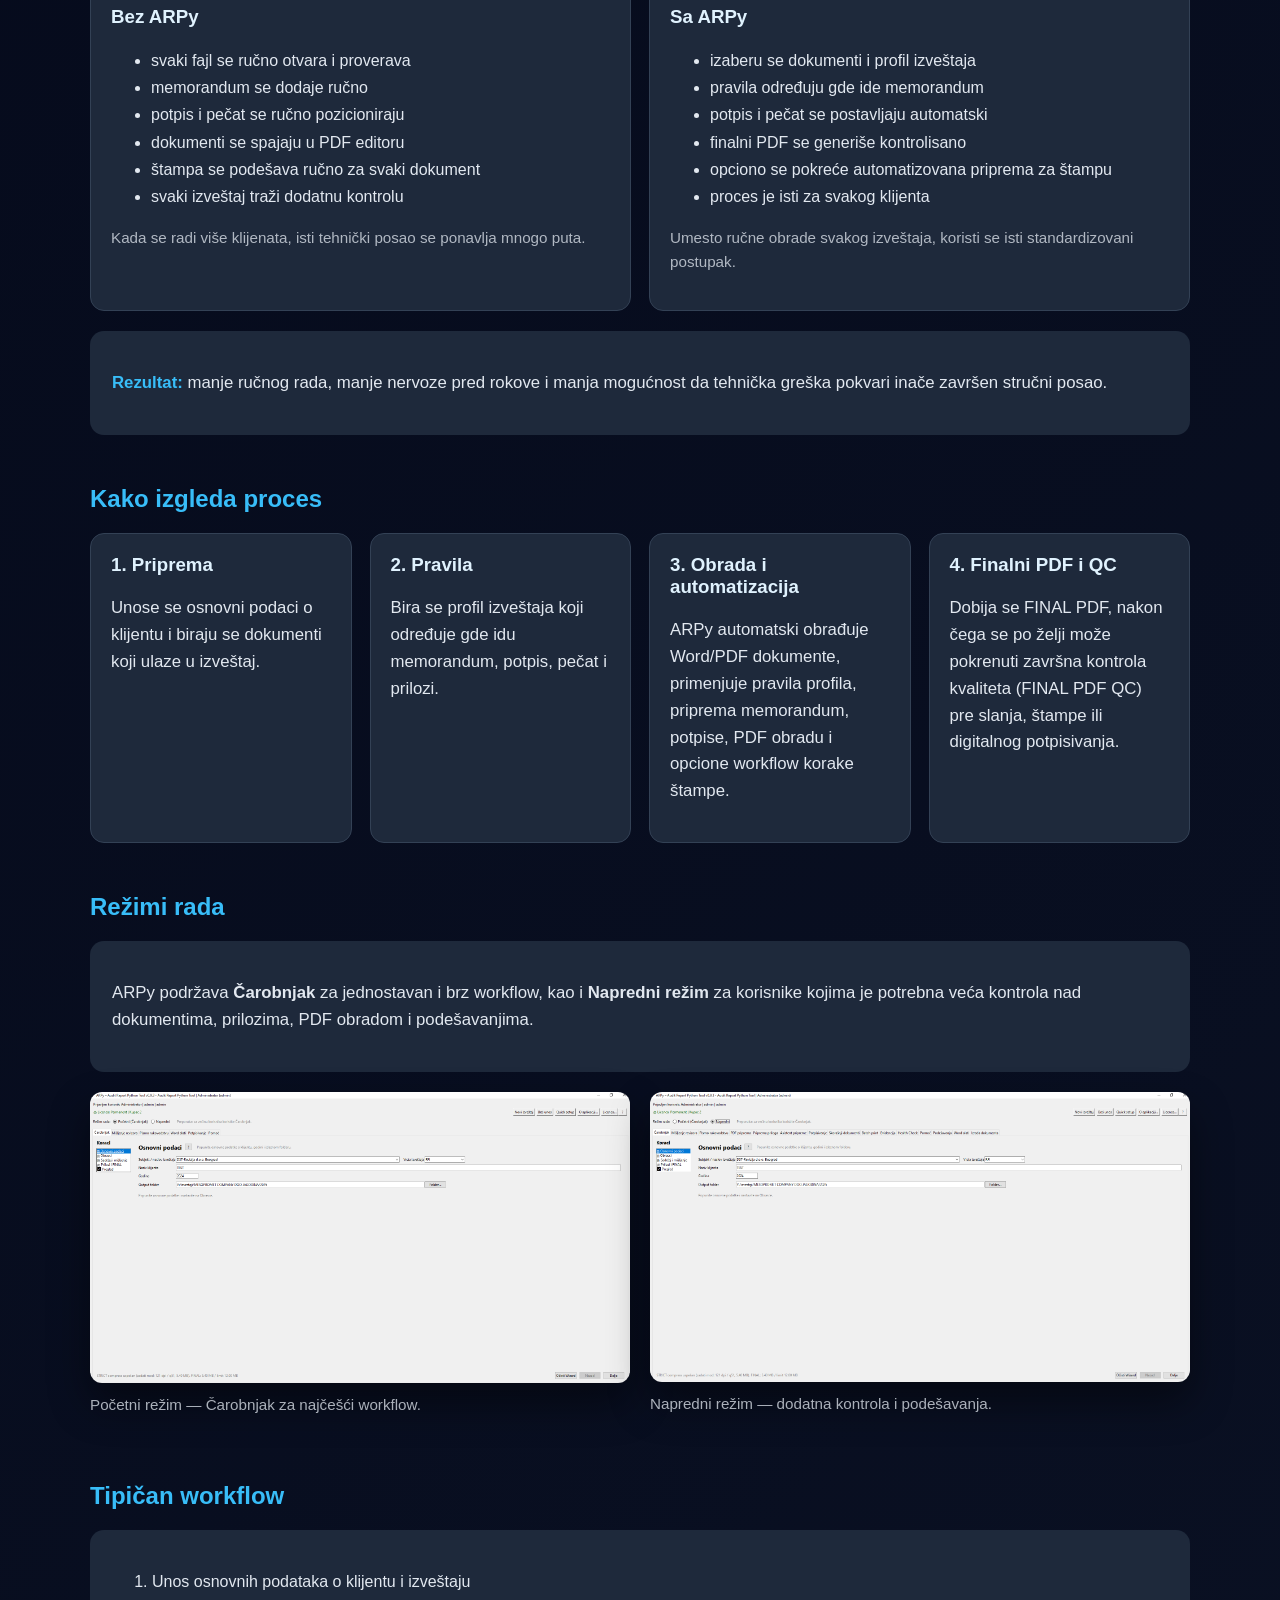
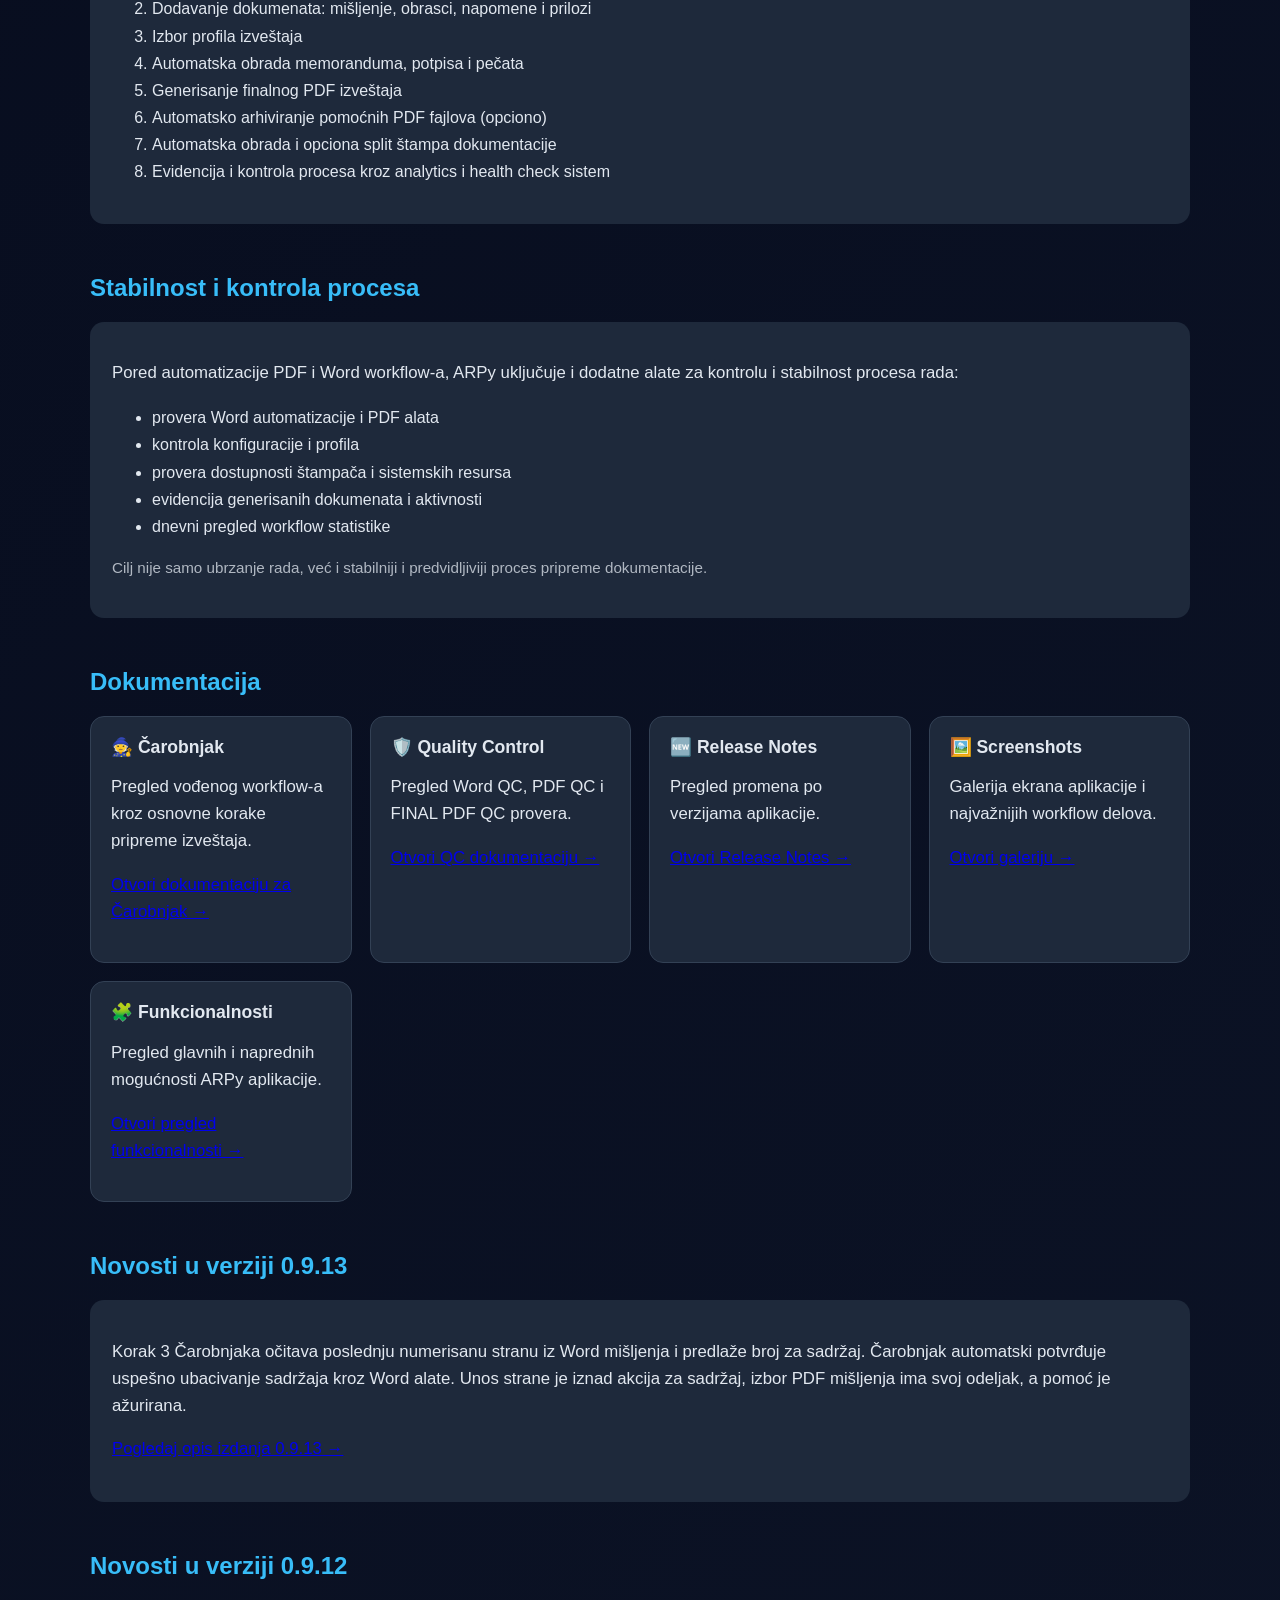
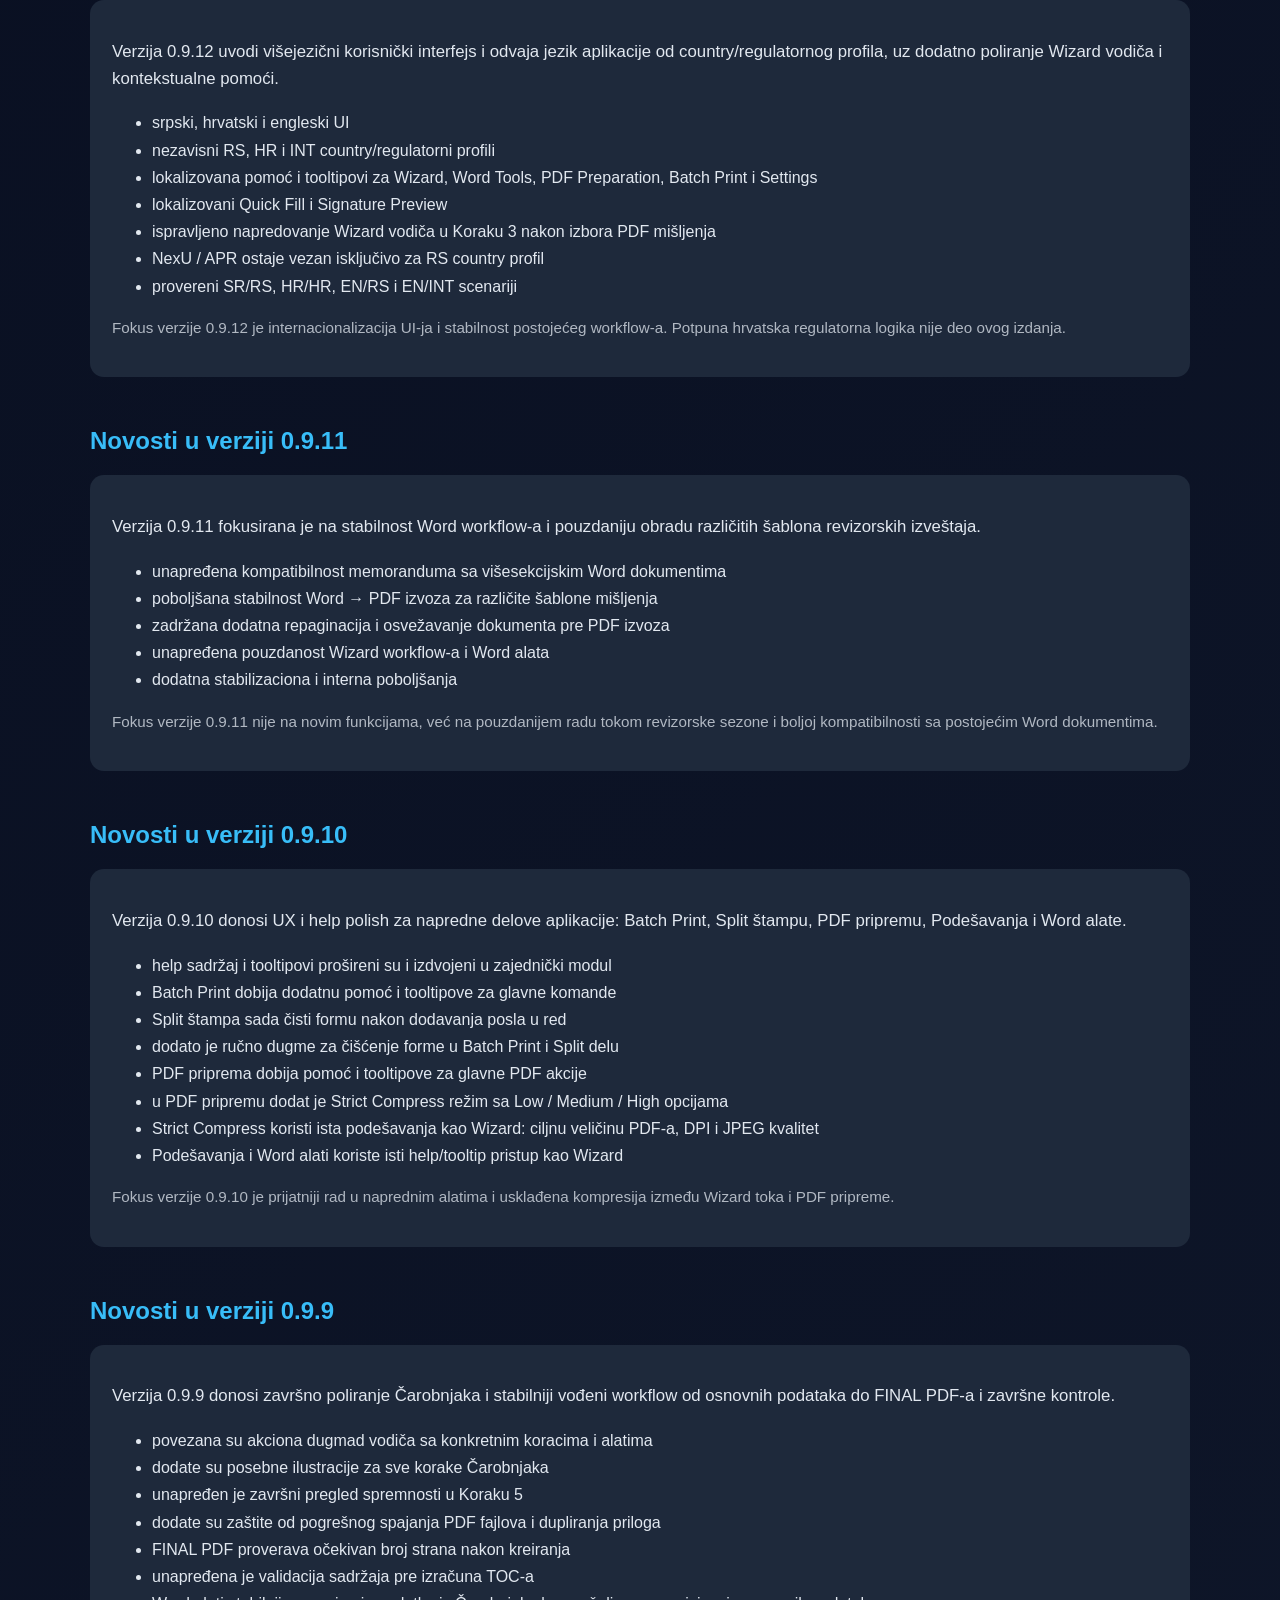
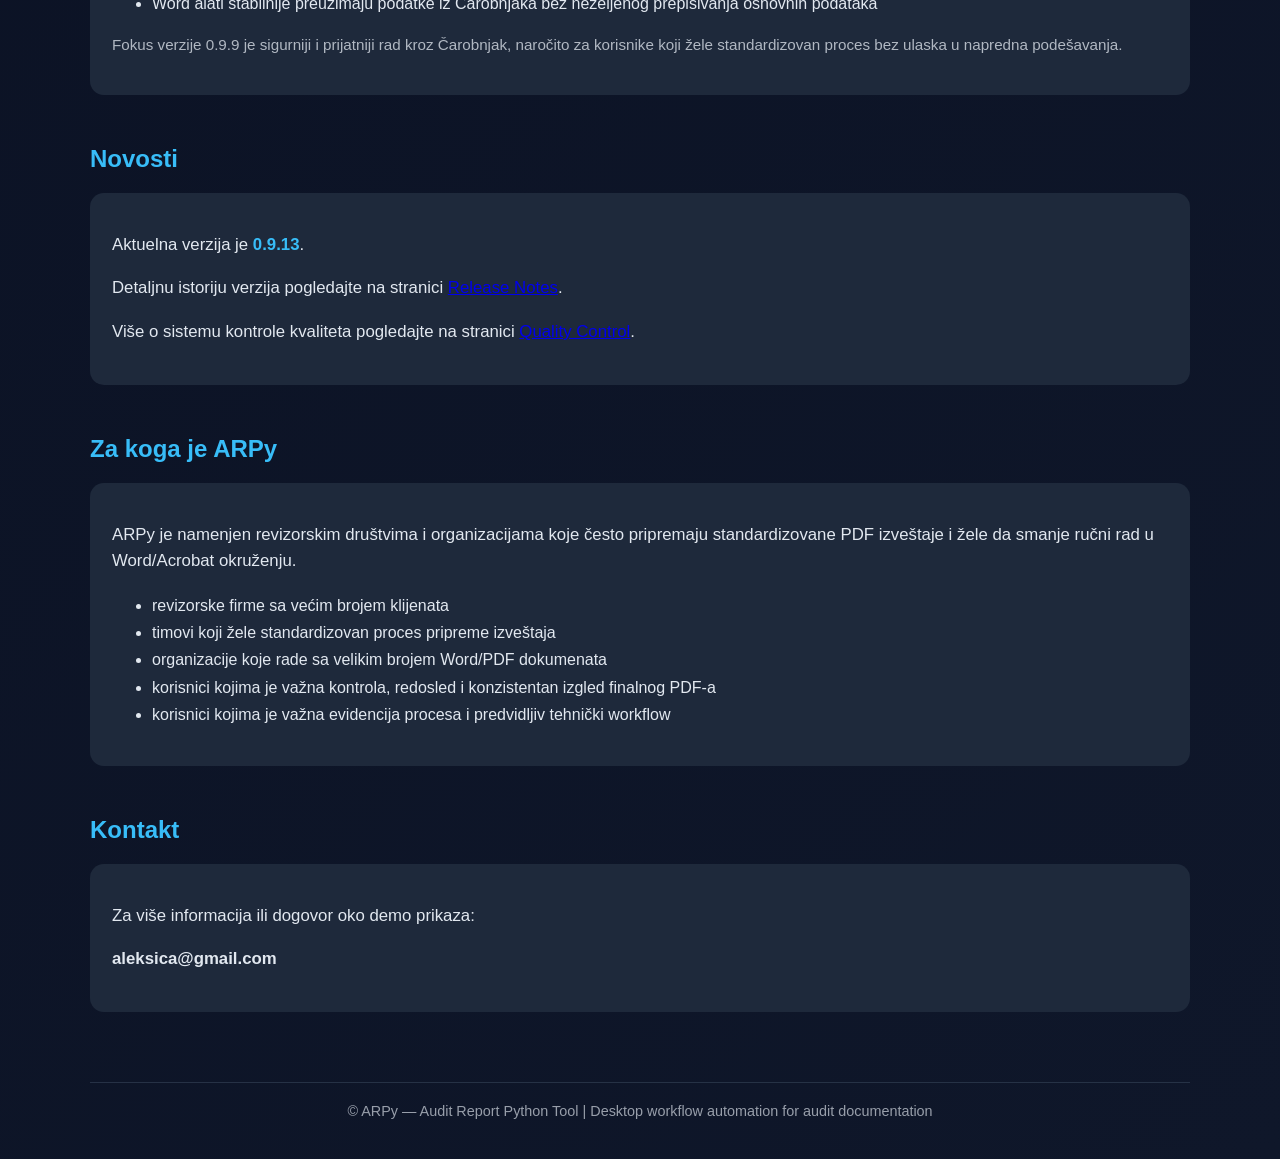
<file: docs/index.html>
<!DOCTYPE html>
<html lang="sr">
<head>
  <meta charset="UTF-8">
  <title>ARPy – Audit Report Python Tool</title>
  <meta name="viewport" content="width=device-width, initial-scale=1.0">

  <link rel="stylesheet" href="css/style.css">
</head>

<body>
<div class="container">

  <section class="hero">
    <div>
      <h1>ARPy</h1>
      <p><strong>Audit Report Python Tool</strong></p>
      <p>
        Desktop aplikacija za automatizaciju tehničke pripreme revizorskih izveštaja —
        od Word i PDF dokumenata do finalnog profesionalnog PDF-a sa memorandumom,
        potpisom, pečatom, pravilnim redosledom priloga i kontrolisanim workflow procesom.
      </p>
      <a href="#kontakt" class="cta">Zatraži demo</a>

      <div class="badge-row">
        <span class="badge">Aktuelna verzija: 0.9.13</span>
        <span class="badge">SR / HR / EN UI</span>
        <span class="badge">RS / HR / INT profiles</span>
        <span class="badge">Localized Help</span>
        <span class="badge">Selective PDF rasterization</span>
        <span class="badge">Wizard safety checks</span>
        <span class="badge">First Run setup</span>
        <span class="badge">UX improvements</span>
        <span class="badge">Configurable PDF compression</span>
        <span class="badge">PDF Preparation tools</span>
        <span class="badge">Word QC improvements</span>
        <span class="badge">Workflow safety</span>
        <span class="badge">Help & UX polish</span>
        <span class="badge">Batch print polish</span>
        <span class="badge">Signed PDF handling</span>
        <span class="badge">FINAL compression workflow</span>
        <span class="badge">PDF Quality Control</span>
        <span class="badge">QC Report Dialog</span>
        <span class="badge">FINAL PDF QC</span>
        <span class="badge">Persistent Wizard Settings</span>
        <span class="badge">Temporary PDF Archive</span>
        <span class="badge">Rotation Fix</span>
        <span class="badge">Safe A4 Fit</span>
        <span class="badge">Blank Page Preflight</span>
        <span class="badge">Korigovani RFI</span>
        <span class="badge">Corrected RFI QC</span>
        <span class="badge">Workflow synchronization</span>
        <span class="badge">Text date QC</span>
        <span class="badge">Adaptive Memorandum</span>
        <span class="badge">Word COM Fallback</span>
        <span class="badge">Improved Signature Anchor</span>
        <span class="badge">Auto update workflow</span>
        <span class="badge">Wizard polish</span>
        <span class="badge">Wizard illustrations</span>
        <span class="badge">FINAL PDF safeguards</span>
        <span class="badge">TOC validation</span>
        <span class="badge">Help tooltips</span>
        <span class="badge">Strict Compress in PDF Preparation</span>
        <span class="badge">Split print cleanup</span>
      </div>
    </div>

    <div>
      <img src="assets/arpy-logo.png" alt="ARPy logo" class="logo">
    </div>
  </section>

  <h2>Problem koji rešava</h2>

  <div class="box">
    <p>
      Završna priprema revizorskog izveštaja često nije najstručniji deo posla,
      ali jeste deo u kome se lako prave tehničke greške — posebno kada se radi
      više klijenata u kratkom roku.
    </p>

    <ul>
      <li>ručno spajanje Word i PDF dokumenata</li>
      <li>dodavanje memoranduma samo na određene strane</li>
      <li>pozicioniranje potpisa i pečata</li>
      <li>kontrola redosleda dokumenata i priloga</li>
      <li>ponavljanje istih koraka za veliki broj izveštaja</li>
      <li>ručna priprema i štampa različitih delova dokumentacije</li>
      <li>provera da li su svi alati, profili i podešavanja spremni za rad</li>
    </ul>

    <p>
      ARPy ovaj proces pretvara u standardizovan workflow i smanjuje vreme
      tehničke pripreme izveštaja sa više sati na nekoliko minuta.
    </p>
  </div>

  <h2>Funkcionalnosti u praksi</h2>

  <div class="features">

    <div class="feature">
      <strong>📄 Spajanje Word i PDF dokumenata</strong>
      <p>
        Objedinjavanje mišljenja, finansijskih obrazaca, napomena i priloga
        u jedan finalni PDF, po unapred definisanom redosledu.
      </p>
      <p class="note">Manje ručnog prevlačenja fajlova i manje rizika da se neki prilog preskoči.</p>
    </div>

    <div class="feature">
      <strong>🏢 Memorandum samo gde treba</strong>
      <p>
        Memorandum se primenjuje selektivno — na primer samo na mišljenje,
        bez uticaja na finansijske obrasce, napomene ili priloge.
      </p>
      <p class="note">Korisno kada različiti delovi izveštaja imaju različita pravila izgleda.</p>
    </div>

    <div class="feature">
      <strong>✍️ Potpis i pečat</strong>
      <p>
        Automatsko umetanje potpisa i pečata na definisane strane ili uz
        prepoznatljiv tekstualni orijentir u dokumentu.
      </p>
      <p class="note">Smanjuje potrebu za ručnim podešavanjem u PDF editoru.</p>
    </div>





    <div class="feature">
      <strong>🧙 Čarobnjak za jednostavan rad</strong>
      <p>
        Korisnik prolazi kroz jasne korake: osnovni podaci, obrasci, sadržaj,
        PDF mišljenja, prilozi, FINAL PDF i završni pregled spremnosti.
      </p>
      <p class="note">U verziji 0.9.12 dodatno je ispoliran Guide workflow, uključujući pravilno napredovanje nakon izbora PDF mišljenja.</p>
    </div>



    <div class="feature">
      <strong>🛡️ PDF zaštite i preflight kontrole</strong>
      <p>
        ARPy pre kreiranja finalnog dokumenta proverava potencijalne probleme:
        zastarele priloge, digitalno potpisane PDF-ove, promenu broja strana i
        veliki rast veličine fajla tokom A4 obrade.
      </p>
      <p class="note">Posebno korisno tokom revizorske sezone, kada se obrađuje veliki broj izveštaja.</p>
    </div>

    <div class="feature">
      <strong>✅ Provere pre FINAL PDF-a</strong>
      <p>
        Čarobnjak upozorava ako PDF mišljenja možda ne pripada izabranom klijentu,
        ako je neuobičajeno velik ili ako izgleda kao raster/skeniran dokument.
      </p>
      <p class="note">Dodatna zaštita od čestih grešaka pred završno spajanje izveštaja.</p>
    </div>



    <div class="feature">
      <strong>✅ FINAL PDF Quality Control</strong>
      <p>
        Nakon kreiranja FINAL PDF-a moguće je pokrenuti završnu proveru kompletnog
        dokumenta pre slanja klijentu ili digitalnog potpisivanja.
      </p>

      <p class="note">
        Proveravaju se broj strana, A4 format, prisustvo teksta,
        prazne strane, formularska polja, elektronski potpisi,
        veličina PDF-a i osnovna statistika dokumenta.
      </p>
    </div>


    <div class="feature">
      <strong>🧰 PDF priprema i Strict Compress</strong>
      <p>
        PDF priprema sada ima dodatnu pomoć, tooltipove i Strict Compress režim
        usklađen sa podešavanjima iz Wizard toka.
      </p>
      <p class="note">
        Low, Medium i High režimi koriste ista podešavanja za DPI, JPEG kvalitet
        i ciljnu veličinu PDF-a kao završna kompresija u Čarobnjaku.
      </p>
    </div>

    <div class="feature">
      <strong>🖨️ Batch Print i Split štampa</strong>
      <p>
        Batch Print dobija jasniju pomoć i tooltipove, a Split štampa sada čisti
        formu nakon dodavanja posla u red.
      </p>
      <p class="note">
        Manje rizika da prethodno popunjeni podaci zbune korisnika pri sledećem unosu.
      </p>
    </div>

    <div class="feature">
      <strong>🌐 Višejezični UI i country profili</strong>
      <p>
        ARPy podržava srpski, hrvatski i engleski interfejs, dok se country/regulatorni
        profil bira nezavisno kao RS, HR ili INT.
      </p>
      <p class="note">
        NexU / APR funkcionalnost dostupna je samo za RS profil. HR i INT u verziji 0.9.12
        predstavljaju internacionalizovan UI i arhitekturu profila, bez tvrdnje o potpunoj
        hrvatskoj regulatornoj implementaciji.
      </p>
    </div>

    <div class="feature">
      <strong>⬇️ Provera i preuzimanje novih verzija</strong>
      <p>
        Aplikacija može proveriti dostupnost nove verzije, prikazati release notes,
        preuzeti installer i pokrenuti instalaciju iz samog ARPy-ja.
      </p>
      <p class="note">Update metadata se čita iz GitHub latest.json fajla.</p>
    </div>

  </div>

  <div class="box">
    <p>
      Detaljan pregled svih funkcionalnosti dostupan je na stranici
      <a href="features.html">ARPy funkcionalnosti</a>.
    </p>
  </div>

  <h2>Realni scenario iz prakse</h2>

  <div class="box">
    <h3>Kraj sezone, rokovi su blizu, a treba završiti više izveštaja</h3>
    <p>
      Revizorska firma ima desetine klijenata za koje treba pripremiti finalne PDF izveštaje.
      Stručni deo posla je završen, ali ostaje tehnička obrada:
      spojiti mišljenje, finansijske obrasce, napomene i priloge,
      dodati memorandum, potpis i pečat, proveriti redosled,
      pripremiti štampu i napraviti finalni PDF.
    </p>
  </div>

  <div class="scenario-grid">

    <div class="scenario-card">
      <h3>Bez ARPy</h3>
      <ul>
        <li>svaki fajl se ručno otvara i proverava</li>
        <li>memorandum se dodaje ručno</li>
        <li>potpis i pečat se ručno pozicioniraju</li>
        <li>dokumenti se spajaju u PDF editoru</li>
        <li>štampa se podešava ručno za svaki dokument</li>
        <li>svaki izveštaj traži dodatnu kontrolu</li>
      </ul>
      <p class="note">
        Kada se radi više klijenata, isti tehnički posao se ponavlja mnogo puta.
      </p>
    </div>

    <div class="scenario-card">
      <h3>Sa ARPy</h3>
      <ul>
        <li>izaberu se dokumenti i profil izveštaja</li>
        <li>pravila određuju gde ide memorandum</li>
        <li>potpis i pečat se postavljaju automatski</li>
        <li>finalni PDF se generiše kontrolisano</li>
        <li>opciono se pokreće automatizovana priprema za štampu</li>
        <li>proces je isti za svakog klijenta</li>
      </ul>
      <p class="note">
        Umesto ručne obrade svakog izveštaja, koristi se isti standardizovani postupak.
      </p>
    </div>

  </div>

  <div class="box">
    <p>
      <span class="highlight">Rezultat:</span>
      manje ručnog rada, manje nervoze pred rokove i manja mogućnost da tehnička greška
      pokvari inače završen stručni posao.
    </p>
  </div>

  <h2>Kako izgleda proces</h2>

  <div class="process-grid">

    <div class="process-card">
      <h3>1. Priprema</h3>
      <p>Unose se osnovni podaci o klijentu i biraju se dokumenti koji ulaze u izveštaj.</p>
    </div>

    <div class="process-card">
      <h3>2. Pravila</h3>
      <p>Bira se profil izveštaja koji određuje gde idu memorandum, potpis, pečat i prilozi.</p>
    </div>

    <div class="process-card">
      <h3>3. Obrada i automatizacija</h3>
      <p>
        ARPy automatski obrađuje Word/PDF dokumente, primenjuje pravila profila,
        priprema memorandum, potpise, PDF obradu i opcione workflow korake štampe.
      </p>
    </div>

    <div class="process-card">
      <h3>4. Finalni PDF i QC</h3>

      <p>
        Dobija se FINAL PDF, nakon čega se po želji može pokrenuti završna
        kontrola kvaliteta (FINAL PDF QC) pre slanja, štampe ili digitalnog potpisivanja.
      </p>
    </div>

  </div>

  <h2>Režimi rada</h2>

  <div class="box">
    <p>
      ARPy podržava <strong>Čarobnjak</strong> za jednostavan i brz workflow,
      kao i <strong>Napredni režim</strong> za korisnike kojima je potrebna veća kontrola
      nad dokumentima, prilozima, PDF obradom i podešavanjima.
    </p>
  </div>

  <div class="screens">
    <div>
      <img src="assets/arpy-carobnjak.png" alt="ARPy čarobnjak">
      <p class="note">Početni režim — Čarobnjak za najčešći workflow.</p>
    </div>

    <div>
      <img src="assets/arpy-napredni.png" alt="ARPy napredni režim">
      <p class="note">Napredni režim — dodatna kontrola i podešavanja.</p>
    </div>
  </div>

  <h2>Tipičan workflow</h2>

  <div class="box">
    <ol>
      <li>Unos osnovnih podataka o klijentu i izveštaju</li>
      <li>Dodavanje dokumenata: mišljenje, obrasci, napomene i prilozi</li>
      <li>Izbor profila izveštaja</li>
      <li>Automatska obrada memoranduma, potpisa i pečata</li>
      <li>Generisanje finalnog PDF izveštaja</li>
      <li>Automatsko arhiviranje pomoćnih PDF fajlova (opciono)</li>
      <li>Automatska obrada i opciona split štampa dokumentacije</li>
      <li>Evidencija i kontrola procesa kroz analytics i health check sistem</li>
    </ol>
  </div>

  <h2>Stabilnost i kontrola procesa</h2>

  <div class="box">
    <p>
      Pored automatizacije PDF i Word workflow-a, ARPy uključuje i dodatne alate
      za kontrolu i stabilnost procesa rada:
    </p>

    <ul>
      <li>provera Word automatizacije i PDF alata</li>
      <li>kontrola konfiguracije i profila</li>
      <li>provera dostupnosti štampača i sistemskih resursa</li>
      <li>evidencija generisanih dokumenata i aktivnosti</li>
      <li>dnevni pregled workflow statistike</li>
    </ul>

    <p class="note">
      Cilj nije samo ubrzanje rada, već i stabilniji i predvidljiviji proces pripreme dokumentacije.
    </p>
  </div>

  <h2>Dokumentacija</h2>

  <div class="features">

    <div class="feature">
      <strong>🧙 Čarobnjak</strong>
      <p>
        Pregled vođenog workflow-a kroz osnovne korake pripreme izveštaja.
      </p>
      <p>
        <a href="wizard.html">Otvori dokumentaciju za Čarobnjak →</a>
      </p>
    </div>

    <div class="feature">
      <strong>🛡️ Quality Control</strong>
      <p>
        Pregled Word QC, PDF QC i FINAL PDF QC provera.
      </p>
      <p>
        <a href="qc.html">Otvori QC dokumentaciju →</a>
      </p>
    </div>

    <div class="feature">
      <strong>🆕 Release Notes</strong>
      <p>
        Pregled promena po verzijama aplikacije.
      </p>
      <p>
        <a href="release-notes.html">Otvori Release Notes →</a>
      </p>
    </div>

    <div class="feature">
      <strong>🖼️ Screenshots</strong>
      <p>
        Galerija ekrana aplikacije i najvažnijih workflow delova.
      </p>
      <p>
        <a href="screenshots.html">Otvori galeriju →</a>
      </p>
    </div>

    <div class="feature">
      <strong>🧩 Funkcionalnosti</strong>
      <p>
        Pregled glavnih i naprednih mogućnosti ARPy aplikacije.
      </p>
      <p>
        <a href="features.html">Otvori pregled funkcionalnosti →</a>
      </p>
    </div>

  </div>


  <h2>Novosti u verziji 0.9.13</h2>

  <div class="box">
    <p>Korak 3 Čarobnjaka očitava poslednju numerisanu stranu iz Word mišljenja i predlaže broj za sadržaj. Čarobnjak automatski potvrđuje uspešno ubacivanje sadržaja kroz Word alate. Unos strane je iznad akcija za sadržaj, izbor PDF mišljenja ima svoj odeljak, a pomoć je ažurirana.</p>
    <p><a href="release-notes.html#v0.9.13">Pogledaj opis izdanja 0.9.13 →</a></p>
  </div>

  <h2>Novosti u verziji 0.9.12</h2>

  <div class="box">
    <p>
      Verzija 0.9.12 uvodi višejezični korisnički interfejs i odvaja jezik aplikacije
      od country/regulatornog profila, uz dodatno poliranje Wizard vodiča i kontekstualne pomoći.
    </p>

    <ul>
      <li>srpski, hrvatski i engleski UI</li>
      <li>nezavisni RS, HR i INT country/regulatorni profili</li>
      <li>lokalizovana pomoć i tooltipovi za Wizard, Word Tools, PDF Preparation, Batch Print i Settings</li>
      <li>lokalizovani Quick Fill i Signature Preview</li>
      <li>ispravljeno napredovanje Wizard vodiča u Koraku 3 nakon izbora PDF mišljenja</li>
      <li>NexU / APR ostaje vezan isključivo za RS country profil</li>
      <li>provereni SR/RS, HR/HR, EN/RS i EN/INT scenariji</li>
    </ul>

    <p class="note">
      Fokus verzije 0.9.12 je internacionalizacija UI-ja i stabilnost postojećeg workflow-a.
      Potpuna hrvatska regulatorna logika nije deo ovog izdanja.
    </p>
  </div>

  <h2>Novosti u verziji 0.9.11</h2>

  <div class="box">

    <p>
      Verzija 0.9.11 fokusirana je na stabilnost Word workflow-a i pouzdaniju obradu
      različitih šablona revizorskih izveštaja.
    </p>

    <ul>
      <li>unapređena kompatibilnost memoranduma sa višesekcijskim Word dokumentima</li>
      <li>poboljšana stabilnost Word → PDF izvoza za različite šablone mišljenja</li>
      <li>zadržana dodatna repaginacija i osvežavanje dokumenta pre PDF izvoza</li>
      <li>unapređena pouzdanost Wizard workflow-a i Word alata</li>
      <li>dodatna stabilizaciona i interna poboljšanja</li>
    </ul>

    <p class="note">
      Fokus verzije 0.9.11 nije na novim funkcijama, već na pouzdanijem radu tokom
      revizorske sezone i boljoj kompatibilnosti sa postojećim Word dokumentima.
    </p>

  </div>

  <h2>Novosti u verziji 0.9.10</h2>

  <div class="box">

    <p>
      Verzija 0.9.10 donosi UX i help polish za napredne delove aplikacije:
      Batch Print, Split štampu, PDF pripremu, Podešavanja i Word alate.
    </p>

    <ul>
      <li>help sadržaj i tooltipovi prošireni su i izdvojeni u zajednički modul</li>
      <li>Batch Print dobija dodatnu pomoć i tooltipove za glavne komande</li>
      <li>Split štampa sada čisti formu nakon dodavanja posla u red</li>
      <li>dodato je ručno dugme za čišćenje forme u Batch Print i Split delu</li>
      <li>PDF priprema dobija pomoć i tooltipove za glavne PDF akcije</li>
      <li>u PDF pripremu dodat je Strict Compress režim sa Low / Medium / High opcijama</li>
      <li>Strict Compress koristi ista podešavanja kao Wizard: ciljnu veličinu PDF-a, DPI i JPEG kvalitet</li>
      <li>Podešavanja i Word alati koriste isti help/tooltip pristup kao Wizard</li>
    </ul>

    <p class="note">
      Fokus verzije 0.9.10 je prijatniji rad u naprednim alatima i usklađena
      kompresija između Wizard toka i PDF pripreme.
    </p>

  </div>

  <h2>Novosti u verziji 0.9.9</h2>

  <div class="box">

    <p>
      Verzija 0.9.9 donosi završno poliranje Čarobnjaka i stabilniji vođeni workflow
      od osnovnih podataka do FINAL PDF-a i završne kontrole.
    </p>

    <ul>
      <li>povezana su akciona dugmad vodiča sa konkretnim koracima i alatima</li>
      <li>dodate su posebne ilustracije za sve korake Čarobnjaka</li>
      <li>unapređen je završni pregled spremnosti u Koraku 5</li>
      <li>dodate su zaštite od pogrešnog spajanja PDF fajlova i dupliranja priloga</li>
      <li>FINAL PDF proverava očekivan broj strana nakon kreiranja</li>
      <li>unapređena je validacija sadržaja pre izračuna TOC-a</li>
      <li>Word alati stabilnije preuzimaju podatke iz Čarobnjaka bez neželjenog prepisivanja osnovnih podataka</li>
    </ul>

    <p class="note">
      Fokus verzije 0.9.9 je sigurniji i prijatniji rad kroz Čarobnjak, naročito za korisnike
      koji žele standardizovan proces bez ulaska u napredna podešavanja.
    </p>

  </div>

  <h2>Novosti</h2>

  <div class="box">
    <p>
      Aktuelna verzija je <span class="highlight">0.9.13</span>.
    </p>

    <p>
      Detaljnu istoriju verzija pogledajte na stranici
      <a href="release-notes.html">Release Notes</a>.
    </p>

    <p>
      Više o sistemu kontrole kvaliteta pogledajte na stranici
      <a href="qc.html">Quality Control</a>.
    </p>
  </div>

  <h2>Za koga je ARPy</h2>

  <div class="box">
    <p>
      ARPy je namenjen revizorskim društvima i organizacijama koje često pripremaju
      standardizovane PDF izveštaje i žele da smanje ručni rad u Word/Acrobat okruženju.
    </p>

    <ul>
      <li>revizorske firme sa većim brojem klijenata</li>
      <li>timovi koji žele standardizovan proces pripreme izveštaja</li>
      <li>organizacije koje rade sa velikim brojem Word/PDF dokumenata</li>
      <li>korisnici kojima je važna kontrola, redosled i konzistentan izgled finalnog PDF-a</li>
      <li>korisnici kojima je važna evidencija procesa i predvidljiv tehnički workflow</li>
    </ul>
  </div>

  <h2 id="kontakt">Kontakt</h2>

  <div class="box">
    <p>
      Za više informacija ili dogovor oko demo prikaza:
    </p>
    <p><strong>aleksica@gmail.com</strong></p>
  </div>

  <div class="footer">
    © ARPy — Audit Report Python Tool | Desktop workflow automation for audit documentation
  </div>

</div>
</body>
</html>
</file>
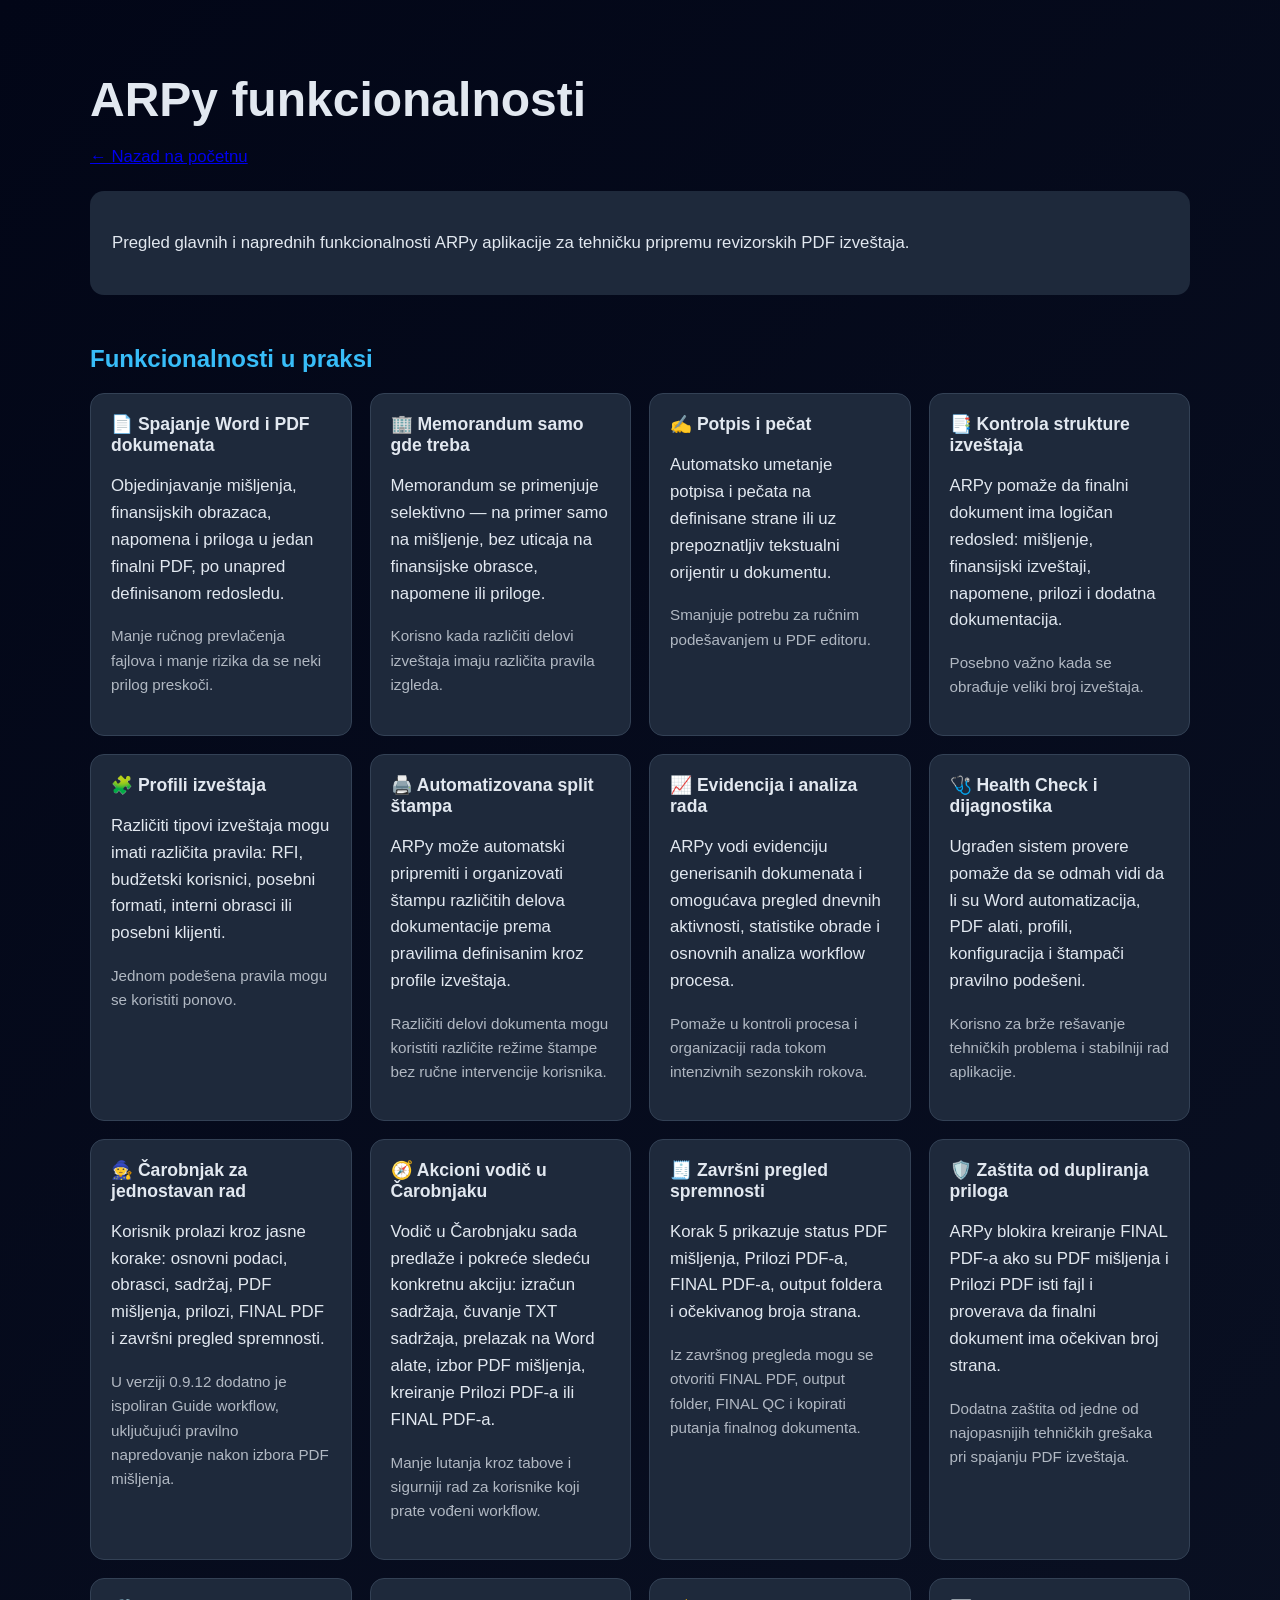
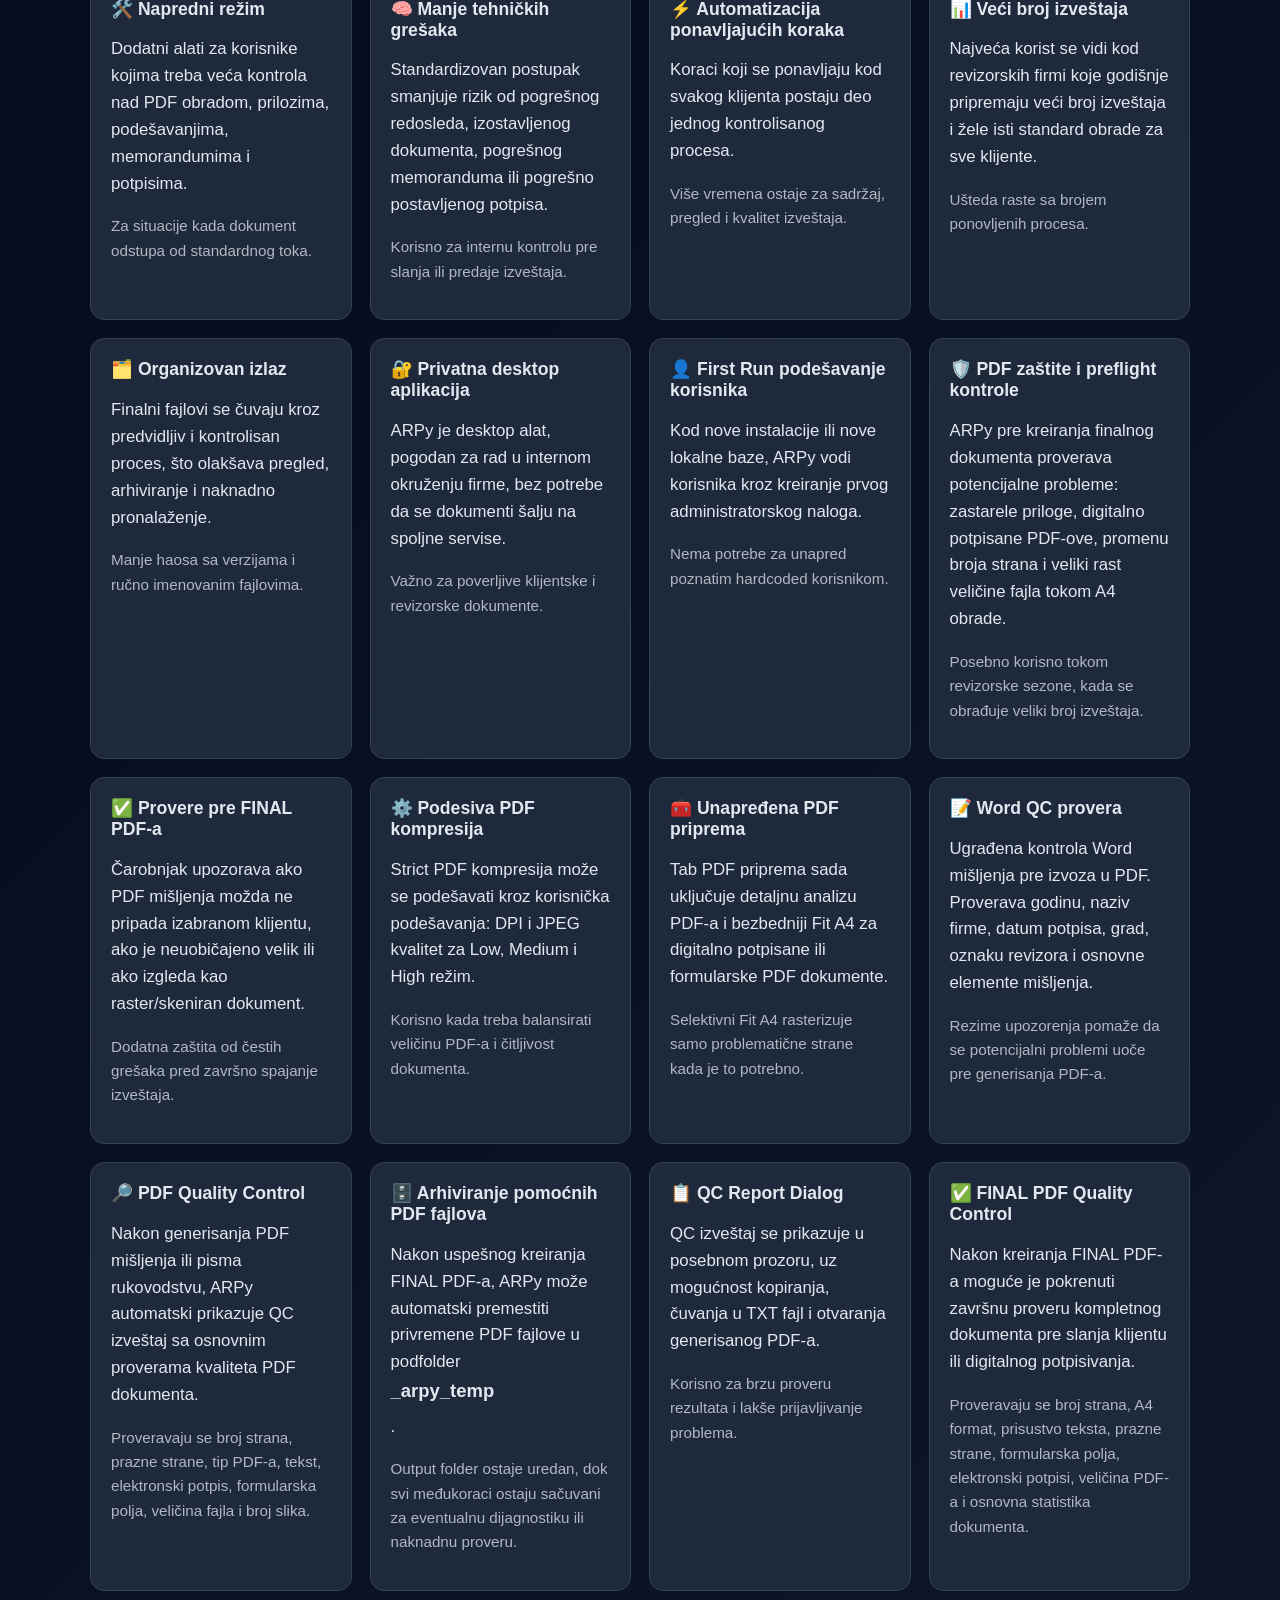
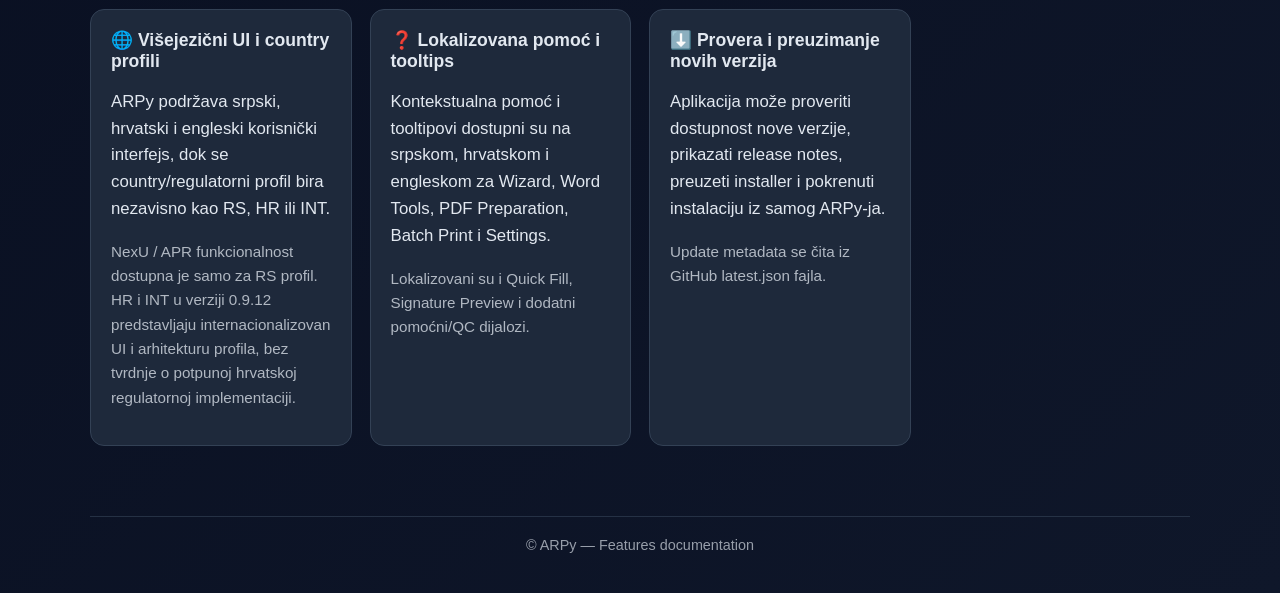
<file: docs/features.html>
<!DOCTYPE html>
<html lang="sr">
<head>
  <meta charset="UTF-8">
  <title>ARPy – Funkcionalnosti</title>
  <meta name="viewport" content="width=device-width, initial-scale=1.0">
  <link rel="stylesheet" href="css/style.css">
</head>

<body>
<div class="container">

  <h1>ARPy funkcionalnosti</h1>

  <p><a href="index.html">← Nazad na početnu</a></p>

  <div class="box">
    <p>
      Pregled glavnih i naprednih funkcionalnosti ARPy aplikacije za tehničku
      pripremu revizorskih PDF izveštaja.
    </p>
  </div>

  <h2>Funkcionalnosti u praksi</h2>



  <div class="features">

    <div class="feature">
      <strong>📄 Spajanje Word i PDF dokumenata</strong>
      <p>
        Objedinjavanje mišljenja, finansijskih obrazaca, napomena i priloga
        u jedan finalni PDF, po unapred definisanom redosledu.
      </p>
      <p class="note">Manje ručnog prevlačenja fajlova i manje rizika da se neki prilog preskoči.</p>
    </div>

    <div class="feature">
      <strong>🏢 Memorandum samo gde treba</strong>
      <p>
        Memorandum se primenjuje selektivno — na primer samo na mišljenje,
        bez uticaja na finansijske obrasce, napomene ili priloge.
      </p>
      <p class="note">Korisno kada različiti delovi izveštaja imaju različita pravila izgleda.</p>
    </div>

    <div class="feature">
      <strong>✍️ Potpis i pečat</strong>
      <p>
        Automatsko umetanje potpisa i pečata na definisane strane ili uz
        prepoznatljiv tekstualni orijentir u dokumentu.
      </p>
      <p class="note">Smanjuje potrebu za ručnim podešavanjem u PDF editoru.</p>
    </div>

    <div class="feature">
      <strong>📑 Kontrola strukture izveštaja</strong>
      <p>
        ARPy pomaže da finalni dokument ima logičan redosled:
        mišljenje, finansijski izveštaji, napomene, prilozi i dodatna dokumentacija.
      </p>
      <p class="note">Posebno važno kada se obrađuje veliki broj izveštaja.</p>
    </div>

    <div class="feature">
      <strong>🧩 Profili izveštaja</strong>
      <p>
        Različiti tipovi izveštaja mogu imati različita pravila:
        RFI, budžetski korisnici, posebni formati, interni obrasci ili posebni klijenti.
      </p>
      <p class="note">Jednom podešena pravila mogu se koristiti ponovo.</p>
    </div>

    <div class="feature">
      <strong>🖨️ Automatizovana split štampa</strong>
      <p>
        ARPy može automatski pripremiti i organizovati štampu različitih delova dokumentacije
        prema pravilima definisanim kroz profile izveštaja.
      </p>
      <p class="note">
        Različiti delovi dokumenta mogu koristiti različite režime štampe bez ručne intervencije korisnika.
      </p>
    </div>

    <div class="feature">
      <strong>📈 Evidencija i analiza rada</strong>
      <p>
        ARPy vodi evidenciju generisanih dokumenata i omogućava pregled dnevnih aktivnosti,
        statistike obrade i osnovnih analiza workflow procesa.
      </p>
      <p class="note">
        Pomaže u kontroli procesa i organizaciji rada tokom intenzivnih sezonskih rokova.
      </p>
    </div>

    <div class="feature">
      <strong>🩺 Health Check i dijagnostika</strong>
      <p>
        Ugrađen sistem provere pomaže da se odmah vidi da li su Word automatizacija,
        PDF alati, profili, konfiguracija i štampači pravilno podešeni.
      </p>
      <p class="note">
        Korisno za brže rešavanje tehničkih problema i stabilniji rad aplikacije.
      </p>
    </div>

    <div class="feature">
      <strong>🧙 Čarobnjak za jednostavan rad</strong>
      <p>
        Korisnik prolazi kroz jasne korake: osnovni podaci, obrasci, sadržaj,
        PDF mišljenja, prilozi, FINAL PDF i završni pregled spremnosti.
      </p>
      <p class="note">
        U verziji 0.9.12 dodatno je ispoliran Guide workflow, uključujući pravilno
        napredovanje nakon izbora PDF mišljenja.
      </p>
    </div>

    <div class="feature">
      <strong>🧭 Akcioni vodič u Čarobnjaku</strong>
      <p>
        Vodič u Čarobnjaku sada predlaže i pokreće sledeću konkretnu akciju:
        izračun sadržaja, čuvanje TXT sadržaja, prelazak na Word alate,
        izbor PDF mišljenja, kreiranje Prilozi PDF-a ili FINAL PDF-a.
      </p>
      <p class="note">
        Manje lutanja kroz tabove i sigurniji rad za korisnike koji prate vođeni workflow.
      </p>
    </div>

    <div class="feature">
      <strong>🧾 Završni pregled spremnosti</strong>
      <p>
        Korak 5 prikazuje status PDF mišljenja, Prilozi PDF-a, FINAL PDF-a,
        output foldera i očekivanog broja strana.
      </p>
      <p class="note">
        Iz završnog pregleda mogu se otvoriti FINAL PDF, output folder, FINAL QC
        i kopirati putanja finalnog dokumenta.
      </p>
    </div>

    <div class="feature">
      <strong>🛡️ Zaštita od dupliranja priloga</strong>
      <p>
        ARPy blokira kreiranje FINAL PDF-a ako su PDF mišljenja i Prilozi PDF isti fajl
        i proverava da finalni dokument ima očekivan broj strana.
      </p>
      <p class="note">
        Dodatna zaštita od jedne od najopasnijih tehničkih grešaka pri spajanju PDF izveštaja.
      </p>
    </div>

    <div class="feature">
      <strong>🛠️ Napredni režim</strong>
      <p>
        Dodatni alati za korisnike kojima treba veća kontrola nad PDF obradom,
        prilozima, podešavanjima, memorandumima i potpisima.
      </p>
      <p class="note">Za situacije kada dokument odstupa od standardnog toka.</p>
    </div>

    <div class="feature">
      <strong>🧠 Manje tehničkih grešaka</strong>
      <p>
        Standardizovan postupak smanjuje rizik od pogrešnog redosleda,
        izostavljenog dokumenta, pogrešnog memoranduma ili pogrešno postavljenog potpisa.
      </p>
      <p class="note">Korisno za internu kontrolu pre slanja ili predaje izveštaja.</p>
    </div>

    <div class="feature">
      <strong>⚡ Automatizacija ponavljajućih koraka</strong>
      <p>
        Koraci koji se ponavljaju kod svakog klijenta postaju deo jednog
        kontrolisanog procesa.
      </p>
      <p class="note">Više vremena ostaje za sadržaj, pregled i kvalitet izveštaja.</p>
    </div>

    <div class="feature">
      <strong>📊 Veći broj izveštaja</strong>
      <p>
        Najveća korist se vidi kod revizorskih firmi koje godišnje pripremaju
        veći broj izveštaja i žele isti standard obrade za sve klijente.
      </p>
      <p class="note">Ušteda raste sa brojem ponovljenih procesa.</p>
    </div>

    <div class="feature">
      <strong>🗂️ Organizovan izlaz</strong>
      <p>
        Finalni fajlovi se čuvaju kroz predvidljiv i kontrolisan proces,
        što olakšava pregled, arhiviranje i naknadno pronalaženje.
      </p>
      <p class="note">Manje haosa sa verzijama i ručno imenovanim fajlovima.</p>
    </div>

    <div class="feature">
      <strong>🔐 Privatna desktop aplikacija</strong>
      <p>
        ARPy je desktop alat, pogodan za rad u internom okruženju firme,
        bez potrebe da se dokumenti šalju na spoljne servise.
      </p>
      <p class="note">Važno za poverljive klijentske i revizorske dokumente.</p>
    </div>

    <div class="feature">
      <strong>👤 First Run podešavanje korisnika</strong>
      <p>
        Kod nove instalacije ili nove lokalne baze, ARPy vodi korisnika kroz kreiranje
        prvog administratorskog naloga.
      </p>
      <p class="note">Nema potrebe za unapred poznatim hardcoded korisnikom.</p>
    </div>

    <div class="feature">
      <strong>🛡️ PDF zaštite i preflight kontrole</strong>
      <p>
        ARPy pre kreiranja finalnog dokumenta proverava potencijalne probleme:
        zastarele priloge, digitalno potpisane PDF-ove, promenu broja strana i
        veliki rast veličine fajla tokom A4 obrade.
      </p>
      <p class="note">Posebno korisno tokom revizorske sezone, kada se obrađuje veliki broj izveštaja.</p>
    </div>

    <div class="feature">
      <strong>✅ Provere pre FINAL PDF-a</strong>
      <p>
        Čarobnjak upozorava ako PDF mišljenja možda ne pripada izabranom klijentu,
        ako je neuobičajeno velik ili ako izgleda kao raster/skeniran dokument.
      </p>
      <p class="note">Dodatna zaštita od čestih grešaka pred završno spajanje izveštaja.</p>
    </div>

    <div class="feature">
      <strong>⚙️ Podesiva PDF kompresija</strong>
      <p>
        Strict PDF kompresija može se podešavati kroz korisnička podešavanja:
        DPI i JPEG kvalitet za Low, Medium i High režim.
      </p>
      <p class="note">Korisno kada treba balansirati veličinu PDF-a i čitljivost dokumenta.</p>
    </div>

    <div class="feature">
      <strong>🧰 Unapređena PDF priprema</strong>
      <p>
        Tab PDF priprema sada uključuje detaljnu analizu PDF-a i bezbedniji Fit A4
        za digitalno potpisane ili formularske PDF dokumente.
      </p>
      <p class="note">Selektivni Fit A4 rasterizuje samo problematične strane kada je to potrebno.</p>
    </div>

    <div class="feature">
      <strong>📝 Word QC provera</strong>
      <p>
        Ugrađena kontrola Word mišljenja pre izvoza u PDF.
        Proverava godinu, naziv firme, datum potpisa,
        grad, oznaku revizora i osnovne elemente mišljenja.
      </p>
      <p class="note">
        Rezime upozorenja pomaže da se potencijalni problemi uoče pre generisanja PDF-a.
      </p>
    </div>

    <div class="feature">
      <strong>🔎 PDF Quality Control</strong>
      <p>
        Nakon generisanja PDF mišljenja ili pisma rukovodstvu, ARPy automatski prikazuje
        QC izveštaj sa osnovnim proverama kvaliteta PDF dokumenta.
      </p>
      <p class="note">
        Proveravaju se broj strana, prazne strane, tip PDF-a, tekst, elektronski potpis,
        formularska polja, veličina fajla i broj slika.
      </p>
    </div>

    <div class="feature">
      <strong>🗄️ Arhiviranje pomoćnih PDF fajlova</strong>
      <p>
        Nakon uspešnog kreiranja FINAL PDF-a, ARPy može automatski premestiti
        privremene PDF fajlove u podfolder <strong>_arpy_temp</strong>.
      </p>

      <p class="note">
        Output folder ostaje uredan, dok svi međukoraci ostaju sačuvani
        za eventualnu dijagnostiku ili naknadnu proveru.
      </p>
    </div>

    <div class="feature">
      <strong>📋 QC Report Dialog</strong>
      <p>
        QC izveštaj se prikazuje u posebnom prozoru, uz mogućnost kopiranja,
        čuvanja u TXT fajl i otvaranja generisanog PDF-a.
      </p>
      <p class="note">
        Korisno za brzu proveru rezultata i lakše prijavljivanje problema.
      </p>
    </div>

    <div class="feature">
      <strong>✅ FINAL PDF Quality Control</strong>
      <p>
        Nakon kreiranja FINAL PDF-a moguće je pokrenuti završnu proveru kompletnog
        dokumenta pre slanja klijentu ili digitalnog potpisivanja.
      </p>

      <p class="note">
        Proveravaju se broj strana, A4 format, prisustvo teksta,
        prazne strane, formularska polja, elektronski potpisi,
        veličina PDF-a i osnovna statistika dokumenta.
      </p>
    </div>

    <div class="feature">
      <strong>🌐 Višejezični UI i country profili</strong>
      <p>
        ARPy podržava srpski, hrvatski i engleski korisnički interfejs, dok se
        country/regulatorni profil bira nezavisno kao RS, HR ili INT.
      </p>
      <p class="note">
        NexU / APR funkcionalnost dostupna je samo za RS profil. HR i INT u verziji
        0.9.12 predstavljaju internacionalizovan UI i arhitekturu profila, bez tvrdnje
        o potpunoj hrvatskoj regulatornoj implementaciji.
      </p>
    </div>

    <div class="feature">
      <strong>❓ Lokalizovana pomoć i tooltips</strong>
      <p>
        Kontekstualna pomoć i tooltipovi dostupni su na srpskom, hrvatskom i engleskom
        za Wizard, Word Tools, PDF Preparation, Batch Print i Settings.
      </p>
      <p class="note">
        Lokalizovani su i Quick Fill, Signature Preview i dodatni pomoćni/QC dijalozi.
      </p>
    </div>

    <div class="feature">
      <strong>⬇️ Provera i preuzimanje novih verzija</strong>
      <p>
        Aplikacija može proveriti dostupnost nove verzije, prikazati release notes,
        preuzeti installer i pokrenuti instalaciju iz samog ARPy-ja.
      </p>
      <p class="note">Update metadata se čita iz GitHub latest.json fajla.</p>
    </div>

  </div>



  <div class="footer">
    © ARPy — Features documentation
  </div>

</div>
</body>
</html>
</file>
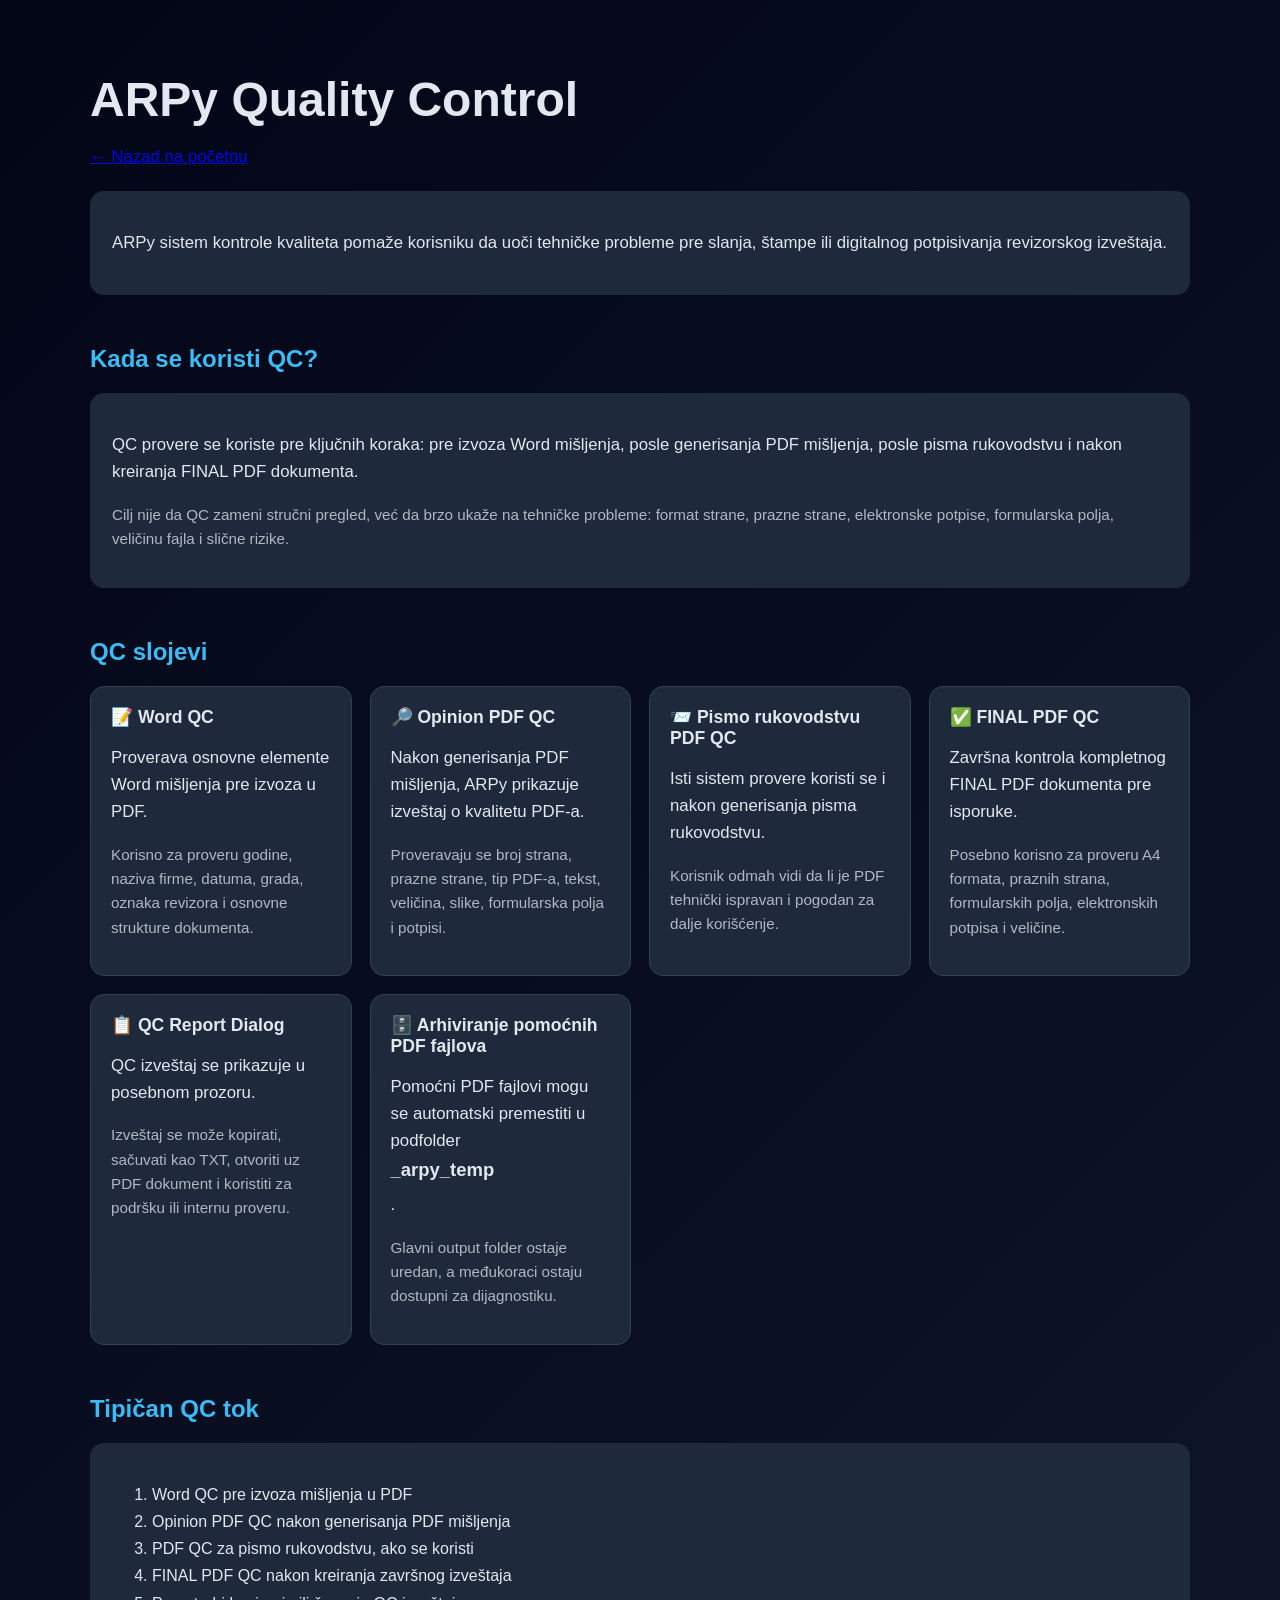
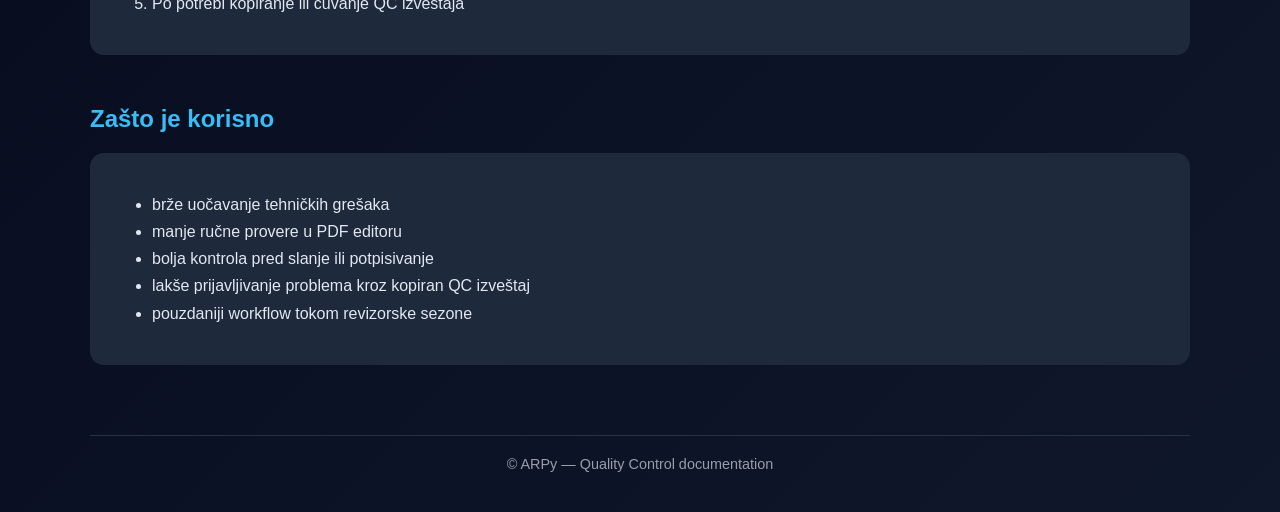
<file: docs/qc.html>
<!DOCTYPE html>
<html lang="sr">
<head>
    <meta charset="UTF-8">
    <title>ARPy – Quality Control</title>
    <meta name="viewport" content="width=device-width, initial-scale=1.0">
    <link rel="stylesheet" href="css/style.css">
</head>

<body>
<div class="container">

    <h1>ARPy Quality Control</h1>

    <p><a href="index.html">← Nazad na početnu</a></p>

    <div class="box">
        <p>
            ARPy sistem kontrole kvaliteta pomaže korisniku da uoči tehničke probleme
            pre slanja, štampe ili digitalnog potpisivanja revizorskog izveštaja.
        </p>
    </div>

    <h2>Kada se koristi QC?</h2>

    <div class="box">
        <p>
            QC provere se koriste pre ključnih koraka: pre izvoza Word mišljenja,
            posle generisanja PDF mišljenja, posle pisma rukovodstvu i nakon kreiranja
            FINAL PDF dokumenta.
        </p>

        <p class="note">
            Cilj nije da QC zameni stručni pregled, već da brzo ukaže na tehničke probleme:
            format strane, prazne strane, elektronske potpise, formularska polja,
            veličinu fajla i slične rizike.
        </p>
    </div>

    <h2>QC slojevi</h2>

    <div class="features">

        <div class="feature">
            <strong>📝 Word QC</strong>
            <p>
                Proverava osnovne elemente Word mišljenja pre izvoza u PDF.
            </p>
            <p class="note">
                Korisno za proveru godine, naziva firme, datuma, grada, oznaka revizora i osnovne strukture dokumenta.
            </p>
        </div>

        <div class="feature">
            <strong>🔎 Opinion PDF QC</strong>
            <p>
                Nakon generisanja PDF mišljenja, ARPy prikazuje izveštaj o kvalitetu PDF-a.
            </p>
            <p class="note">
                Proveravaju se broj strana, prazne strane, tip PDF-a, tekst, veličina, slike, formularska polja i potpisi.
            </p>
        </div>

        <div class="feature">
            <strong>📨 Pismo rukovodstvu PDF QC</strong>
            <p>
                Isti sistem provere koristi se i nakon generisanja pisma rukovodstvu.
            </p>
            <p class="note">
                Korisnik odmah vidi da li je PDF tehnički ispravan i pogodan za dalje korišćenje.
            </p>
        </div>

        <div class="feature">
            <strong>✅ FINAL PDF QC</strong>
            <p>
                Završna kontrola kompletnog FINAL PDF dokumenta pre isporuke.
            </p>
            <p class="note">
                Posebno korisno za proveru A4 formata, praznih strana, formularskih polja, elektronskih potpisa i veličine.
            </p>
        </div>

        <div class="feature">
            <strong>📋 QC Report Dialog</strong>
            <p>
                QC izveštaj se prikazuje u posebnom prozoru.
            </p>
            <p class="note">
                Izveštaj se može kopirati, sačuvati kao TXT, otvoriti uz PDF dokument i koristiti za podršku ili internu proveru.
            </p>
        </div>

        <div class="feature">
            <strong>🗄️ Arhiviranje pomoćnih PDF fajlova</strong>
            <p>
                Pomoćni PDF fajlovi mogu se automatski premestiti u podfolder <strong>_arpy_temp</strong>.
            </p>
            <p class="note">
                Glavni output folder ostaje uredan, a međukoraci ostaju dostupni za dijagnostiku.
            </p>
        </div>

    </div>

    <h2>Tipičan QC tok</h2>

    <div class="box">
        <ol>
            <li>Word QC pre izvoza mišljenja u PDF</li>
            <li>Opinion PDF QC nakon generisanja PDF mišljenja</li>
            <li>PDF QC za pismo rukovodstvu, ako se koristi</li>
            <li>FINAL PDF QC nakon kreiranja završnog izveštaja</li>
            <li>Po potrebi kopiranje ili čuvanje QC izveštaja</li>
        </ol>
    </div>

    <h2>Zašto je korisno</h2>

    <div class="box">
        <ul>
            <li>brže uočavanje tehničkih grešaka</li>
            <li>manje ručne provere u PDF editoru</li>
            <li>bolja kontrola pred slanje ili potpisivanje</li>
            <li>lakše prijavljivanje problema kroz kopiran QC izveštaj</li>
            <li>pouzdaniji workflow tokom revizorske sezone</li>
        </ul>
    </div>

    <div class="footer">
        © ARPy — Quality Control documentation
    </div>

</div>
</body>
</html>
</file>
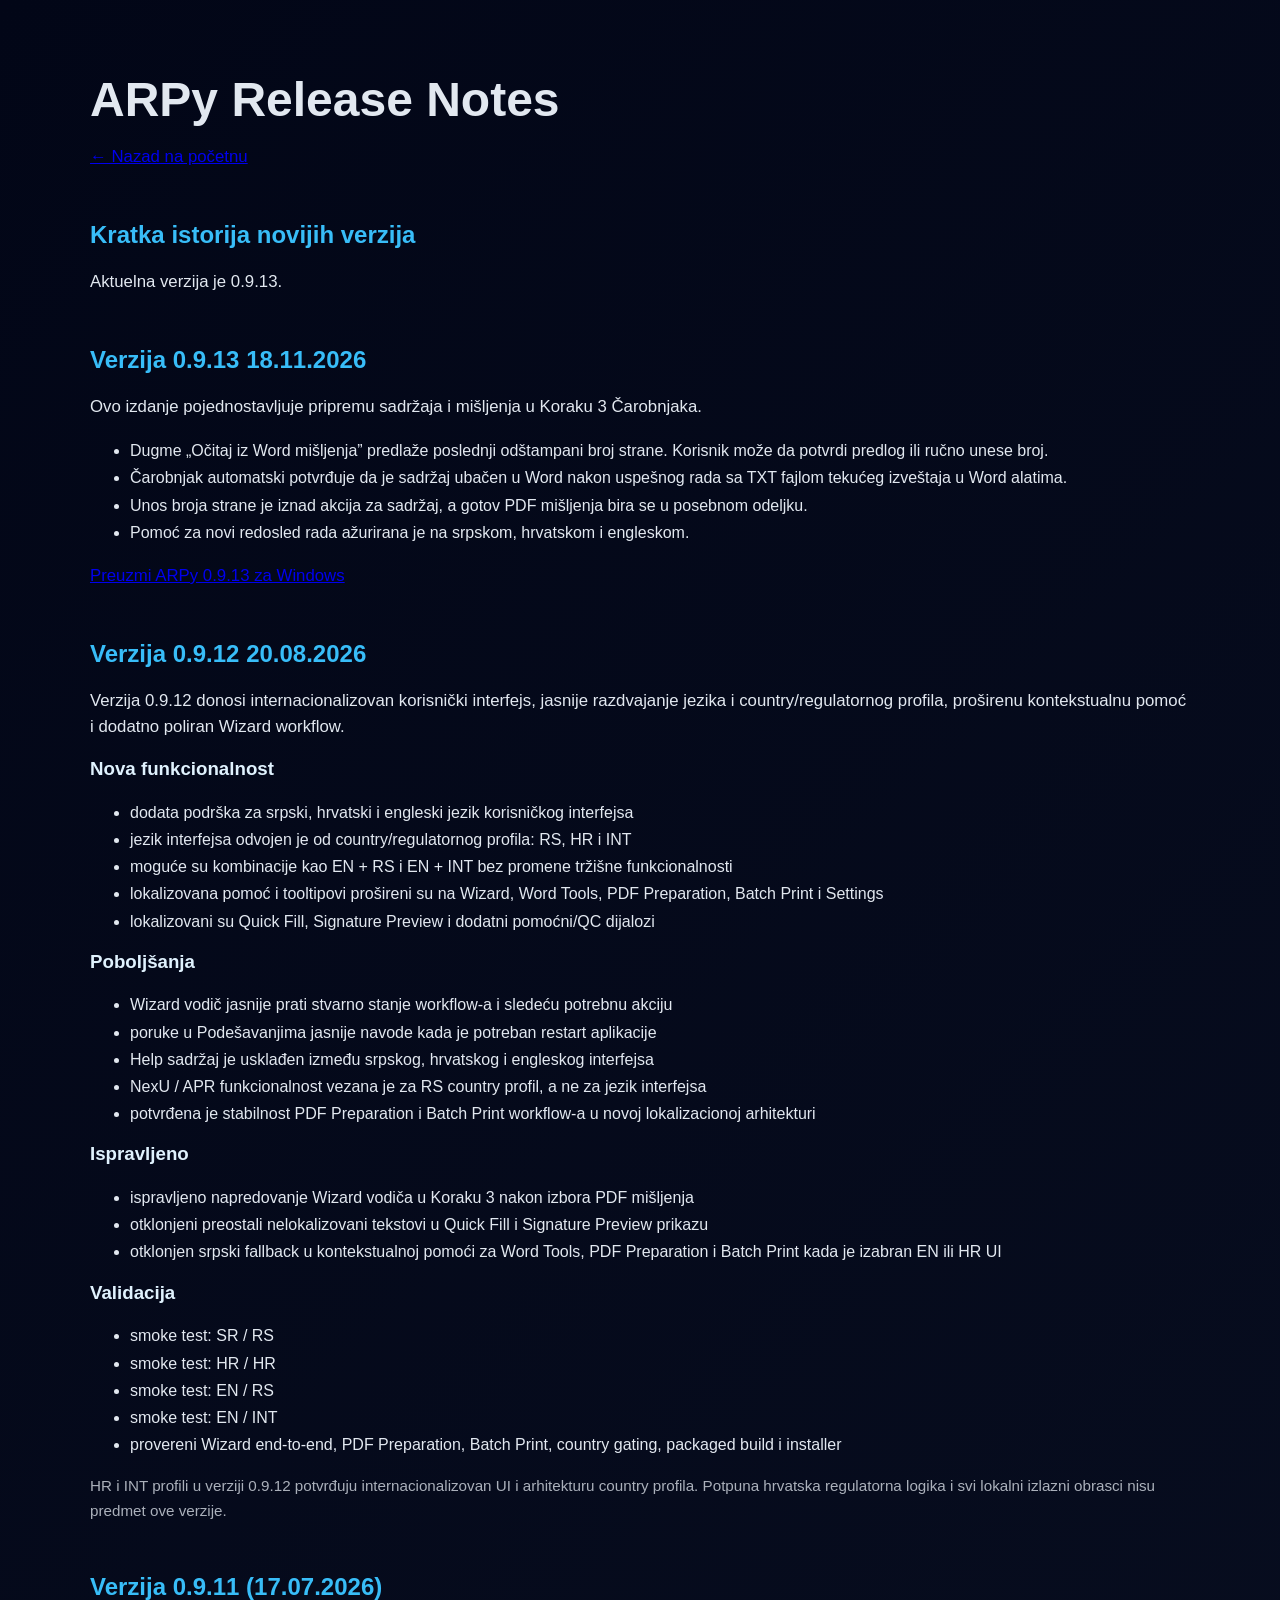
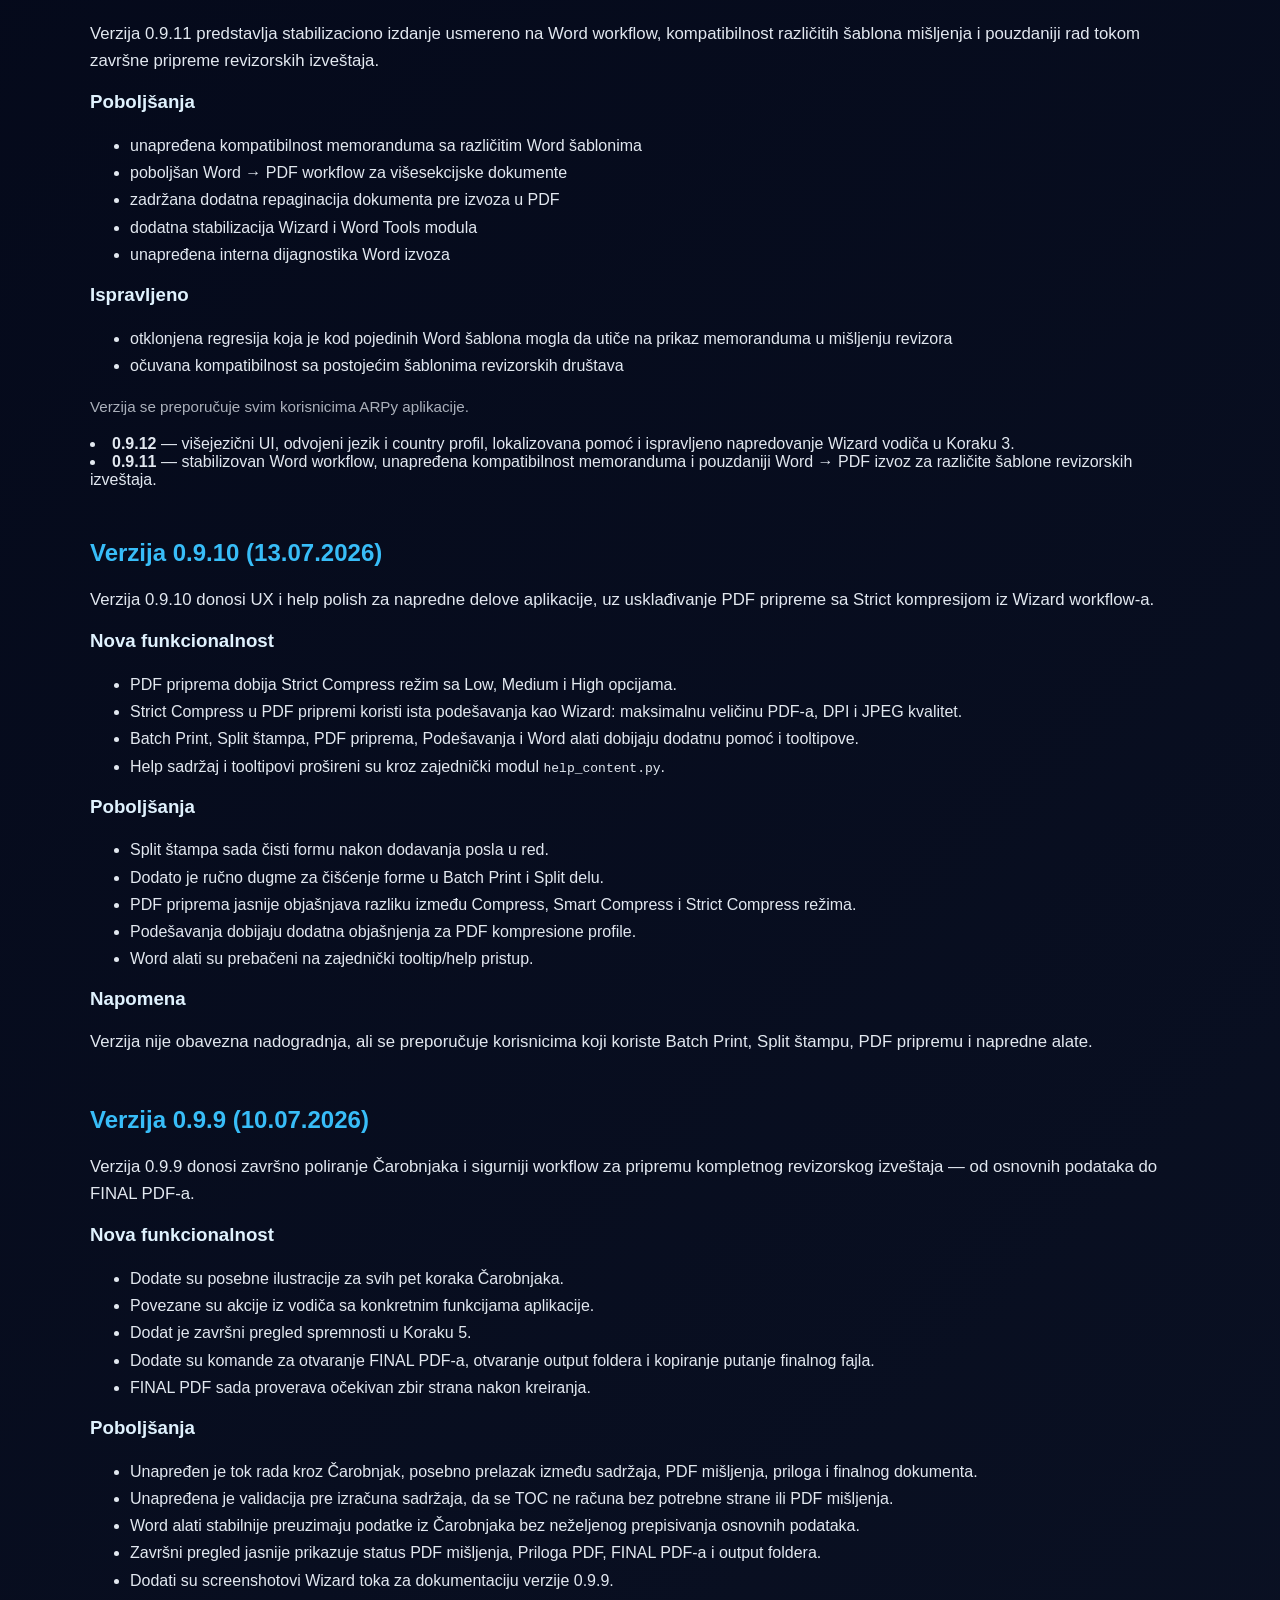
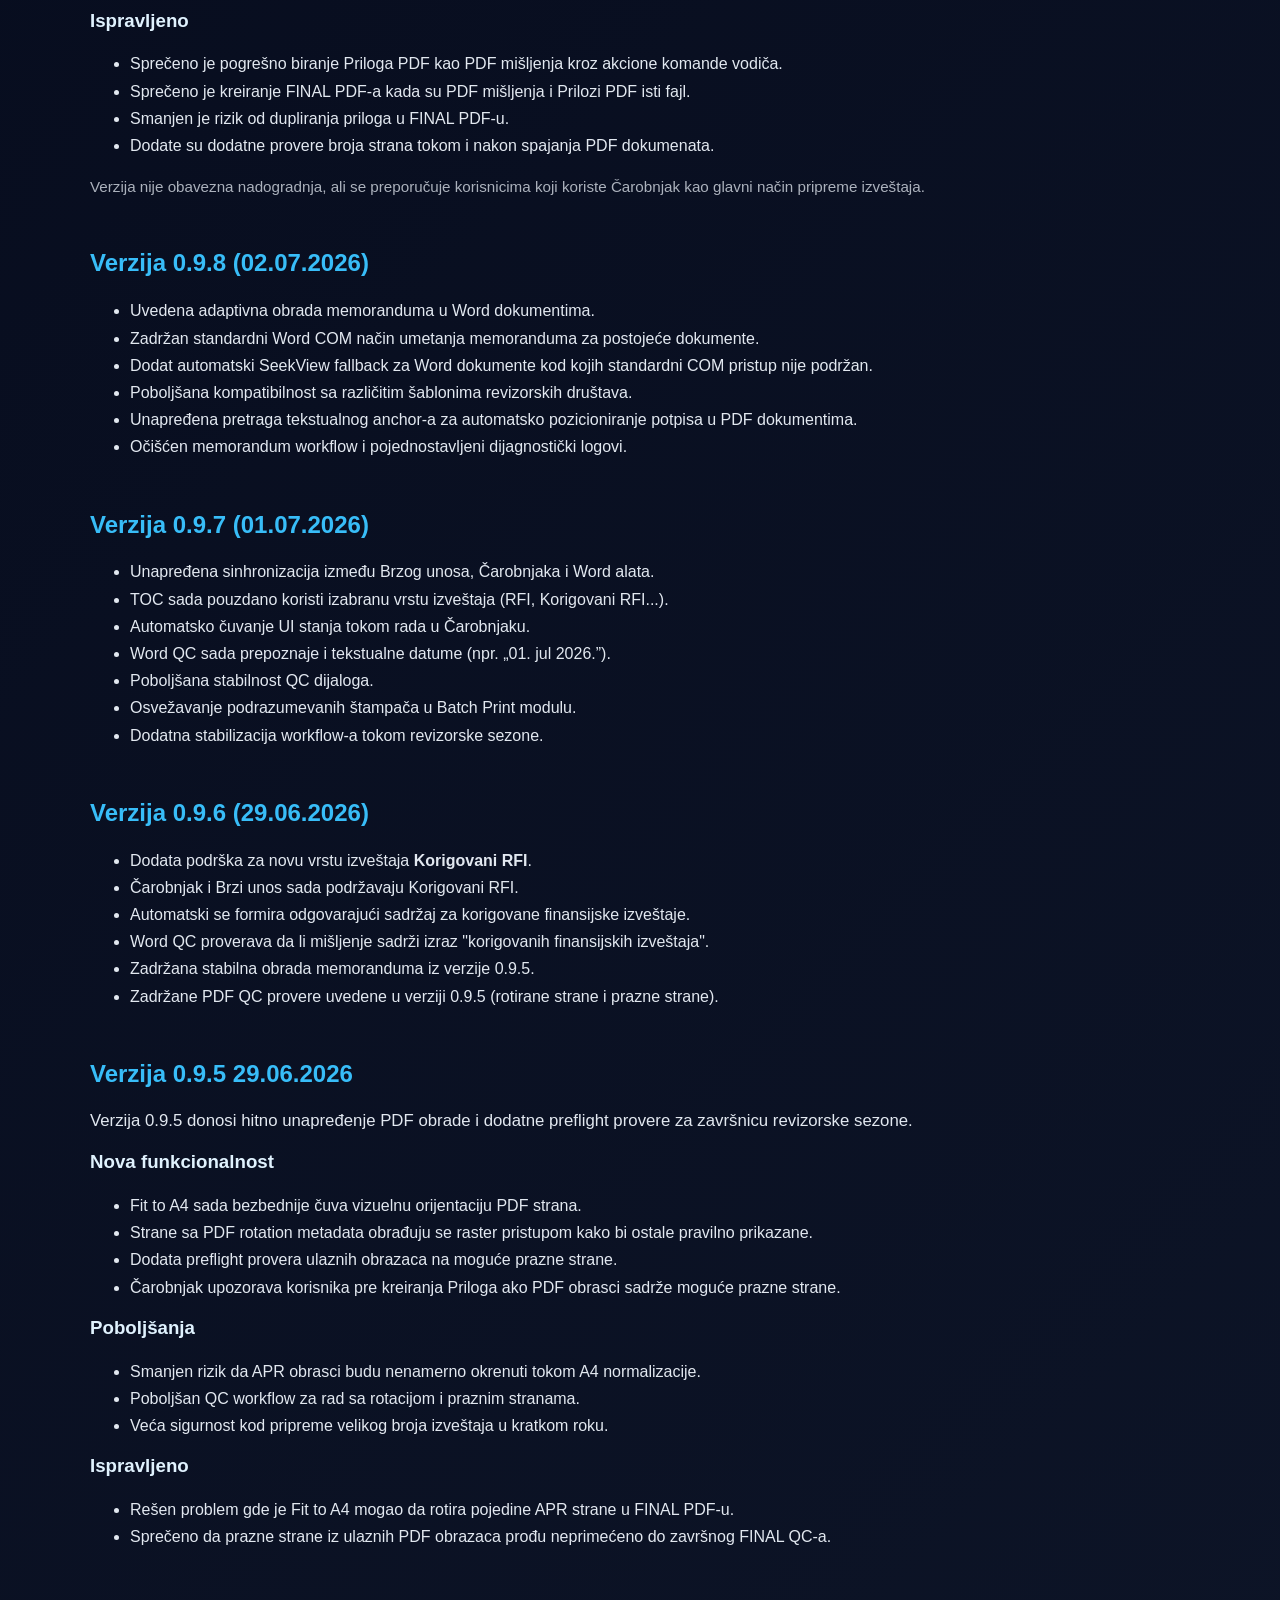
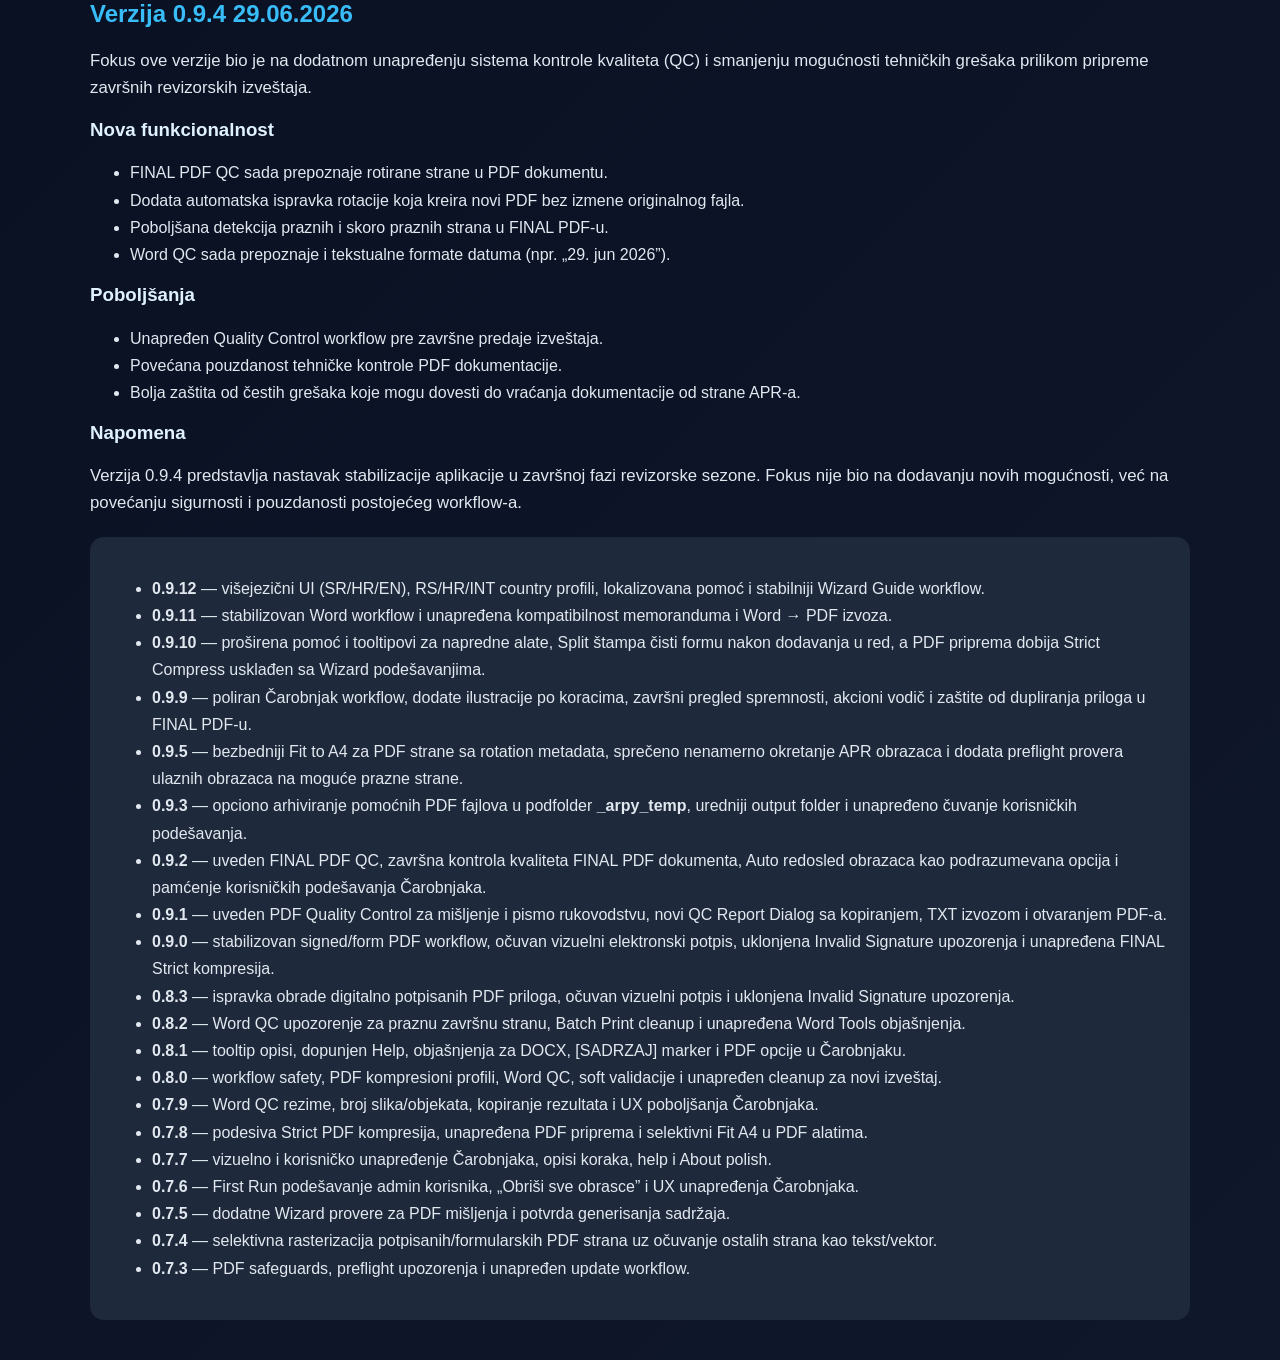
<file: docs/release-notes.html>
<!DOCTYPE html>
<html lang="sr">
<head>
    <meta charset="UTF-8">
    <title>ARPy – Release Notes</title>
    <meta name="viewport" content="width=device-width, initial-scale=1.0">
    <link rel="stylesheet" href="css/style.css">
</head>
<body>
<div class="container">

    <h1>ARPy Release Notes</h1>

    <p><a href="index.html">← Nazad na početnu</a></p>

    <h2>Kratka istorija novijih verzija</h2>

    <p>Aktuelna verzija je 0.9.13.</p>

    <section class="release" id="v0.9.13">
        <h2>Verzija 0.9.13 <span class="release-date">18.11.2026</span></h2>
        <p>Ovo izdanje pojednostavljuje pripremu sadržaja i mišljenja u Koraku 3 Čarobnjaka.</p>
        <ul>
            <li>Dugme „Očitaj iz Word mišljenja” predlaže poslednji odštampani broj strane. Korisnik može da potvrdi predlog ili ručno unese broj.</li>
            <li>Čarobnjak automatski potvrđuje da je sadržaj ubačen u Word nakon uspešnog rada sa TXT fajlom tekućeg izveštaja u Word alatima.</li>
            <li>Unos broja strane je iznad akcija za sadržaj, a gotov PDF mišljenja bira se u posebnom odeljku.</li>
            <li>Pomoć za novi redosled rada ažurirana je na srpskom, hrvatskom i engleskom.</li>
        </ul>
        <p><a href="https://github.com/keymaster75/arpy-documentation/releases/download/v0.9.13/ARPy_Setup_0.9.13.exe">Preuzmi ARPy 0.9.13 za Windows</a></p>
    </section>

    <section class="release">
        <h2>Verzija 0.9.12 <span class="release-date">20.08.2026</span></h2>

        <p>
            Verzija 0.9.12 donosi internacionalizovan korisnički interfejs,
            jasnije razdvajanje jezika i country/regulatornog profila, proširenu
            kontekstualnu pomoć i dodatno poliran Wizard workflow.
        </p>

        <h3>Nova funkcionalnost</h3>
        <ul>
            <li>dodata podrška za srpski, hrvatski i engleski jezik korisničkog interfejsa</li>
            <li>jezik interfejsa odvojen je od country/regulatornog profila: RS, HR i INT</li>
            <li>moguće su kombinacije kao EN + RS i EN + INT bez promene tržišne funkcionalnosti</li>
            <li>lokalizovana pomoć i tooltipovi prošireni su na Wizard, Word Tools, PDF Preparation, Batch Print i Settings</li>
            <li>lokalizovani su Quick Fill, Signature Preview i dodatni pomoćni/QC dijalozi</li>
        </ul>

        <h3>Poboljšanja</h3>
        <ul>
            <li>Wizard vodič jasnije prati stvarno stanje workflow-a i sledeću potrebnu akciju</li>
            <li>poruke u Podešavanjima jasnije navode kada je potreban restart aplikacije</li>
            <li>Help sadržaj je usklađen između srpskog, hrvatskog i engleskog interfejsa</li>
            <li>NexU / APR funkcionalnost vezana je za RS country profil, a ne za jezik interfejsa</li>
            <li>potvrđena je stabilnost PDF Preparation i Batch Print workflow-a u novoj lokalizacionoj arhitekturi</li>
        </ul>

        <h3>Ispravljeno</h3>
        <ul>
            <li>ispravljeno napredovanje Wizard vodiča u Koraku 3 nakon izbora PDF mišljenja</li>
            <li>otklonjeni preostali nelokalizovani tekstovi u Quick Fill i Signature Preview prikazu</li>
            <li>otklonjen srpski fallback u kontekstualnoj pomoći za Word Tools, PDF Preparation i Batch Print kada je izabran EN ili HR UI</li>
        </ul>

        <h3>Validacija</h3>
        <ul>
            <li>smoke test: SR / RS</li>
            <li>smoke test: HR / HR</li>
            <li>smoke test: EN / RS</li>
            <li>smoke test: EN / INT</li>
            <li>provereni Wizard end-to-end, PDF Preparation, Batch Print, country gating, packaged build i installer</li>
        </ul>

        <p class="note">
            HR i INT profili u verziji 0.9.12 potvrđuju internacionalizovan UI i
            arhitekturu country profila. Potpuna hrvatska regulatorna logika i svi
            lokalni izlazni obrasci nisu predmet ove verzije.
        </p>
    </section>

    <h2>Verzija 0.9.11 (17.07.2026)</h2>

    <p>
        Verzija 0.9.11 predstavlja stabilizaciono izdanje usmereno na Word workflow,
        kompatibilnost različitih šablona mišljenja i pouzdaniji rad tokom završne
        pripreme revizorskih izveštaja.
    </p>

    <h3>Poboljšanja</h3>

    <ul>
        <li>unapređena kompatibilnost memoranduma sa različitim Word šablonima</li>
        <li>poboljšan Word → PDF workflow za višesekcijske dokumente</li>
        <li>zadržana dodatna repaginacija dokumenta pre izvoza u PDF</li>
        <li>dodatna stabilizacija Wizard i Word Tools modula</li>
        <li>unapređena interna dijagnostika Word izvoza</li>
    </ul>

    <h3>Ispravljeno</h3>

    <ul>
        <li>otklonjena regresija koja je kod pojedinih Word šablona mogla da utiče na prikaz memoranduma u mišljenju revizora</li>
        <li>očuvana kompatibilnost sa postojećim šablonima revizorskih društava</li>
    </ul>

    <p class="note">
        Verzija se preporučuje svim korisnicima ARPy aplikacije.
    </p>


    <li><strong>0.9.12</strong> — višejezični UI, odvojeni jezik i country profil, lokalizovana pomoć i ispravljeno napredovanje Wizard vodiča u Koraku 3.</li>
    <li><strong>0.9.11</strong> — stabilizovan Word workflow, unapređena kompatibilnost memoranduma i pouzdaniji Word → PDF izvoz za različite šablone revizorskih izveštaja.</li>

    <h2>Verzija 0.9.10 (13.07.2026)</h2>

    <p>
        Verzija 0.9.10 donosi UX i help polish za napredne delove aplikacije,
        uz usklađivanje PDF pripreme sa Strict kompresijom iz Wizard workflow-a.
    </p>

    <h3>Nova funkcionalnost</h3>
    <ul>
        <li>PDF priprema dobija Strict Compress režim sa Low, Medium i High opcijama.</li>
        <li>Strict Compress u PDF pripremi koristi ista podešavanja kao Wizard: maksimalnu veličinu PDF-a, DPI i JPEG kvalitet.</li>
        <li>Batch Print, Split štampa, PDF priprema, Podešavanja i Word alati dobijaju dodatnu pomoć i tooltipove.</li>
        <li>Help sadržaj i tooltipovi prošireni su kroz zajednički modul <code>help_content.py</code>.</li>
    </ul>

    <h3>Poboljšanja</h3>
    <ul>
        <li>Split štampa sada čisti formu nakon dodavanja posla u red.</li>
        <li>Dodato je ručno dugme za čišćenje forme u Batch Print i Split delu.</li>
        <li>PDF priprema jasnije objašnjava razliku između Compress, Smart Compress i Strict Compress režima.</li>
        <li>Podešavanja dobijaju dodatna objašnjenja za PDF kompresione profile.</li>
        <li>Word alati su prebačeni na zajednički tooltip/help pristup.</li>
    </ul>

    <h3>Napomena</h3>
    <p>
        Verzija nije obavezna nadogradnja, ali se preporučuje korisnicima koji koriste
        Batch Print, Split štampu, PDF pripremu i napredne alate.
    </p>

    <h2>Verzija 0.9.9 (10.07.2026)</h2>

    <p>
        Verzija 0.9.9 donosi završno poliranje Čarobnjaka i sigurniji workflow za
        pripremu kompletnog revizorskog izveštaja — od osnovnih podataka do FINAL PDF-a.
    </p>

    <h3>Nova funkcionalnost</h3>
    <ul>
        <li>Dodate su posebne ilustracije za svih pet koraka Čarobnjaka.</li>
        <li>Povezane su akcije iz vodiča sa konkretnim funkcijama aplikacije.</li>
        <li>Dodat je završni pregled spremnosti u Koraku 5.</li>
        <li>Dodate su komande za otvaranje FINAL PDF-a, otvaranje output foldera i kopiranje putanje finalnog fajla.</li>
        <li>FINAL PDF sada proverava očekivan zbir strana nakon kreiranja.</li>
    </ul>

    <h3>Poboljšanja</h3>
    <ul>
        <li>Unapređen je tok rada kroz Čarobnjak, posebno prelazak između sadržaja, PDF mišljenja, priloga i finalnog dokumenta.</li>
        <li>Unapređena je validacija pre izračuna sadržaja, da se TOC ne računa bez potrebne strane ili PDF mišljenja.</li>
        <li>Word alati stabilnije preuzimaju podatke iz Čarobnjaka bez neželjenog prepisivanja osnovnih podataka.</li>
        <li>Završni pregled jasnije prikazuje status PDF mišljenja, Priloga PDF, FINAL PDF-a i output foldera.</li>
        <li>Dodati su screenshotovi Wizard toka za dokumentaciju verzije 0.9.9.</li>
    </ul>

    <h3>Ispravljeno</h3>
    <ul>
        <li>Sprečeno je pogrešno biranje Priloga PDF kao PDF mišljenja kroz akcione komande vodiča.</li>
        <li>Sprečeno je kreiranje FINAL PDF-a kada su PDF mišljenja i Prilozi PDF isti fajl.</li>
        <li>Smanjen je rizik od dupliranja priloga u FINAL PDF-u.</li>
        <li>Dodate su dodatne provere broja strana tokom i nakon spajanja PDF dokumenata.</li>
    </ul>

    <p class="note">
        Verzija nije obavezna nadogradnja, ali se preporučuje korisnicima koji koriste
        Čarobnjak kao glavni način pripreme izveštaja.
    </p>

    <h2>Verzija 0.9.8 (02.07.2026)</h2>

    <ul>
        <li>Uvedena adaptivna obrada memoranduma u Word dokumentima.</li>
        <li>Zadržan standardni Word COM način umetanja memoranduma za postojeće dokumente.</li>
        <li>Dodat automatski SeekView fallback za Word dokumente kod kojih standardni COM pristup nije podržan.</li>
        <li>Poboljšana kompatibilnost sa različitim šablonima revizorskih društava.</li>
        <li>Unapređena pretraga tekstualnog anchor-a za automatsko pozicioniranje potpisa u PDF dokumentima.</li>
        <li>Očišćen memorandum workflow i pojednostavljeni dijagnostički logovi.</li>
    </ul>

    <h2>Verzija 0.9.7 (01.07.2026)</h2>

    <ul>
        <li>Unapređena sinhronizacija između Brzog unosa, Čarobnjaka i Word alata.</li>
        <li>TOC sada pouzdano koristi izabranu vrstu izveštaja (RFI, Korigovani RFI...).</li>
        <li>Automatsko čuvanje UI stanja tokom rada u Čarobnjaku.</li>
        <li>Word QC sada prepoznaje i tekstualne datume (npr. „01. jul 2026.”).</li>
        <li>Poboljšana stabilnost QC dijaloga.</li>
        <li>Osvežavanje podrazumevanih štampača u Batch Print modulu.</li>
        <li>Dodatna stabilizacija workflow-a tokom revizorske sezone.</li>
    </ul>

    <h2>Verzija 0.9.6 (29.06.2026)</h2>

    <ul>
        <li>Dodata podrška za novu vrstu izveštaja <b>Korigovani RFI</b>.</li>
        <li>Čarobnjak i Brzi unos sada podržavaju Korigovani RFI.</li>
        <li>Automatski se formira odgovarajući sadržaj za korigovane finansijske izveštaje.</li>
        <li>Word QC proverava da li mišljenje sadrži izraz "korigovanih finansijskih izveštaja".</li>
        <li>Zadržana stabilna obrada memoranduma iz verzije 0.9.5.</li>
        <li>Zadržane PDF QC provere uvedene u verziji 0.9.5 (rotirane strane i prazne strane).</li>
    </ul>

    <section class="release">
        <h2>Verzija 0.9.5 <span class="release-date">29.06.2026</span></h2>

        <p>
            Verzija 0.9.5 donosi hitno unapređenje PDF obrade i dodatne preflight provere
            za završnicu revizorske sezone.
        </p>

        <h3>Nova funkcionalnost</h3>
        <ul>
            <li>Fit to A4 sada bezbednije čuva vizuelnu orijentaciju PDF strana.</li>
            <li>Strane sa PDF rotation metadata obrađuju se raster pristupom kako bi ostale pravilno prikazane.</li>
            <li>Dodata preflight provera ulaznih obrazaca na moguće prazne strane.</li>
            <li>Čarobnjak upozorava korisnika pre kreiranja Priloga ako PDF obrasci sadrže moguće prazne strane.</li>
        </ul>

        <h3>Poboljšanja</h3>
        <ul>
            <li>Smanjen rizik da APR obrasci budu nenamerno okrenuti tokom A4 normalizacije.</li>
            <li>Poboljšan QC workflow za rad sa rotacijom i praznim stranama.</li>
            <li>Veća sigurnost kod pripreme velikog broja izveštaja u kratkom roku.</li>
        </ul>

        <h3>Ispravljeno</h3>
        <ul>
            <li>Rešen problem gde je Fit to A4 mogao da rotira pojedine APR strane u FINAL PDF-u.</li>
            <li>Sprečeno da prazne strane iz ulaznih PDF obrazaca prođu neprimećeno do završnog FINAL QC-a.</li>
        </ul>
    </section>

    <section class="release">
        <h2>Verzija 0.9.4 <span class="release-date">29.06.2026</span></h2>

        <p>
            Fokus ove verzije bio je na dodatnom unapređenju sistema kontrole kvaliteta (QC)
            i smanjenju mogućnosti tehničkih grešaka prilikom pripreme završnih revizorskih izveštaja.
        </p>

        <h3>Nova funkcionalnost</h3>
        <ul>
            <li>FINAL PDF QC sada prepoznaje rotirane strane u PDF dokumentu.</li>
            <li>Dodata automatska ispravka rotacije koja kreira novi PDF bez izmene originalnog fajla.</li>
            <li>Poboljšana detekcija praznih i skoro praznih strana u FINAL PDF-u.</li>
            <li>Word QC sada prepoznaje i tekstualne formate datuma (npr. „29. jun 2026”).</li>
        </ul>

        <h3>Poboljšanja</h3>
        <ul>
            <li>Unapređen Quality Control workflow pre završne predaje izveštaja.</li>
            <li>Povećana pouzdanost tehničke kontrole PDF dokumentacije.</li>
            <li>Bolja zaštita od čestih grešaka koje mogu dovesti do vraćanja dokumentacije od strane APR-a.</li>
        </ul>

        <h3>Napomena</h3>
        <p>
            Verzija 0.9.4 predstavlja nastavak stabilizacije aplikacije u završnoj fazi
            revizorske sezone. Fokus nije bio na dodavanju novih mogućnosti, već na
            povećanju sigurnosti i pouzdanosti postojećeg workflow-a.
        </p>
    </section>

    <div class="box">
        <ul>
            <li><strong>0.9.12</strong> — višejezični UI (SR/HR/EN), RS/HR/INT country profili, lokalizovana pomoć i stabilniji Wizard Guide workflow.</li>
            <li><strong>0.9.11</strong> — stabilizovan Word workflow i unapređena kompatibilnost memoranduma i Word → PDF izvoza.</li>
            <li><strong>0.9.10</strong> — proširena pomoć i tooltipovi za napredne alate, Split štampa čisti formu nakon dodavanja u red, a PDF priprema dobija Strict Compress usklađen sa Wizard podešavanjima.</li>
            <li><strong>0.9.9</strong> — poliran Čarobnjak workflow, dodate ilustracije po koracima, završni pregled spremnosti, akcioni vodič i zaštite od dupliranja priloga u FINAL PDF-u.</li>
            <li><strong>0.9.5</strong> — bezbedniji Fit to A4 za PDF strane sa rotation metadata, sprečeno nenamerno okretanje APR obrazaca i dodata preflight provera ulaznih obrazaca na moguće prazne strane.</li>
            <li><strong>0.9.3</strong> — opciono arhiviranje pomoćnih PDF fajlova u podfolder <strong>_arpy_temp</strong>, uredniji output folder i unapređeno čuvanje korisničkih podešavanja.</li>
            <li><strong>0.9.2</strong> — uveden FINAL PDF QC, završna kontrola kvaliteta FINAL PDF dokumenta, Auto redosled obrazaca kao podrazumevana opcija i pamćenje korisničkih podešavanja Čarobnjaka.</li>
            <li><strong>0.9.1</strong> — uveden PDF Quality Control za mišljenje i pismo rukovodstvu, novi QC Report Dialog sa kopiranjem, TXT izvozom i otvaranjem PDF-a.</li>
            <li><strong>0.9.0</strong> — stabilizovan signed/form PDF workflow, očuvan vizuelni elektronski potpis, uklonjena Invalid Signature upozorenja i unapređena FINAL Strict kompresija.</li>
            <li><strong>0.8.3</strong> — ispravka obrade digitalno potpisanih PDF priloga, očuvan vizuelni potpis i uklonjena Invalid Signature upozorenja.</li>
            <li><strong>0.8.2</strong> — Word QC upozorenje za praznu završnu stranu, Batch Print cleanup i unapređena Word Tools objašnjenja.</li>
            <li><strong>0.8.1</strong> — tooltip opisi, dopunjen Help, objašnjenja za DOCX, [SADRZAJ] marker i PDF opcije u Čarobnjaku.</li>
            <li><strong>0.8.0</strong> — workflow safety, PDF kompresioni profili, Word QC, soft validacije i unapređen cleanup za novi izveštaj.</li>
            <li><strong>0.7.9</strong> — Word QC rezime, broj slika/objekata, kopiranje rezultata i UX poboljšanja Čarobnjaka.</li>
            <li><strong>0.7.8</strong> — podesiva Strict PDF kompresija, unapređena PDF priprema i selektivni Fit A4 u PDF alatima.</li>
            <li><strong>0.7.7</strong> — vizuelno i korisničko unapređenje Čarobnjaka, opisi koraka, help i About polish.</li>
            <li><strong>0.7.6</strong> — First Run podešavanje admin korisnika, „Obriši sve obrasce” i UX unapređenja Čarobnjaka.</li>
            <li><strong>0.7.5</strong> — dodatne Wizard provere za PDF mišljenja i potvrda generisanja sadržaja.</li>
            <li><strong>0.7.4</strong> — selektivna rasterizacija potpisanih/formularskih PDF strana uz očuvanje ostalih strana kao tekst/vektor.</li>
            <li><strong>0.7.3</strong> — PDF safeguards, preflight upozorenja i unapređen update workflow.</li>
        </ul>
    </div>

</div>
</body>
</html>
</file>
<file: docs/css/style.css>
:root{
    --accent:#38bdf8;
    --accent-hover:#7dd3fc;
    --bg:#0f172a;
    --panel:#1e293b;
    --text:#f8fafc;
    --border:#334155;
}

body {
    margin: 0;
    font-family: Arial, sans-serif;
    background: linear-gradient(135deg, #020617, #0f172a);
    color: #e2e8f0;
}

.container {
    max-width: 1100px;
    margin: auto;
    padding: 40px 20px;
}

.hero {
    display: grid;
    grid-template-columns: 1.2fr 0.8fr;
    gap: 40px;
    align-items: center;
}

h1 {
    font-size: 3em;
    margin-bottom: 10px;
}

h2 {
    margin-top: 50px;
    color: #38bdf8;
}

h3 {
    color: #e0f2fe;
    margin-top: 0;
}

p {
    line-height: 1.6;
    font-size: 1.05em;
}

ul, ol {
    line-height: 1.7;
}

.logo {
    width: 100%;
    border-radius: 18px;
    box-shadow: 0 25px 60px rgba(0,0,0,0.5);
}

.box {
    background: #1e293b;
    padding: 22px;
    border-radius: 14px;
    margin-top: 20px;
}

.features,
.scenario-grid,
.process-grid {
    display: grid;
    grid-template-columns: repeat(auto-fit, minmax(260px, 1fr));
    gap: 18px;
    margin-top: 20px;
}

.feature,
.scenario-card,
.process-card {
    background: #1e293b;
    padding: 20px;
    border-radius: 14px;
    border: 1px solid #334155;
    transition: 0.2s;
}

.feature:hover,
.scenario-card:hover,
.process-card:hover {
    transform: translateY(-4px);
    background: #273449;
}

.feature strong {
    display: block;
    margin-bottom: 8px;
    font-size: 1.1em;
}

.screens {
    display: grid;
    grid-template-columns: repeat(auto-fit, minmax(320px, 1fr));
    gap: 20px;
    margin-top: 20px;
}

.screens img {
    width: 100%;
    border-radius: 12px;
    background: white;
    box-shadow: 0 20px 40px rgba(0,0,0,0.45);
}

.cta {
    display: inline-block;
    margin-top: 25px;
    padding: 14px 24px;
    background: #38bdf8;
    color: #020617;
    text-decoration: none;
    border-radius: 8px;
    font-weight: bold;
}

.note {
    font-size: 0.95em;
    opacity: 0.75;
    margin-top: 6px;
}

.highlight {
    color: #38bdf8;
    font-weight: bold;
}

.badge-row {
    display: flex;
    flex-wrap: wrap;
    gap: 10px;
    margin-top: 18px;
}

.badge {
    display: inline-block;
    padding: 8px 12px;
    border-radius: 999px;
    background: #0f172a;
    border: 1px solid #38bdf8;
    color: #e0f2fe;
    font-size: 0.92em;
}

.footer {
    margin-top: 70px;
    font-size: 0.9em;
    opacity: 0.65;
    border-top: 1px solid #334155;
    padding-top: 20px;
    text-align: center;
}

@media (max-width: 800px) {
    .hero {
        grid-template-columns: 1fr;
    }

    h1 {
        font-size: 2.2em;
    }
}

.screenshot-link {
    display: block;
    cursor: zoom-in;
}

.screenshot-link img {
    border: 1px solid #334155;
    transition: transform 0.2s ease, box-shadow 0.2s ease;
}

.screenshot-link:hover img {
    transform: translateY(-3px);
    box-shadow: 0 24px 55px rgba(0,0,0,0.55);
}

.lightbox {
    display: none;
    position: fixed;
    z-index: 9999;
    inset: 0;
    background: rgba(2, 6, 23, 0.92);
    align-items: center;
    justify-content: center;
    padding: 30px;
}

.lightbox.active {
    display: flex;
}

.lightbox img {
    max-width: 95vw;
    max-height: 90vh;
    border-radius: 12px;
    background: white;
    box-shadow: 0 30px 80px rgba(0,0,0,0.7);
}

.lightbox-close {
    position: fixed;
    top: 22px;
    right: 28px;
    color: #e2e8f0;
    font-size: 36px;
    font-weight: bold;
    cursor: pointer;
    line-height: 1;
}

.lightbox-close:hover {
    color: #38bdf8;
}
</file>
